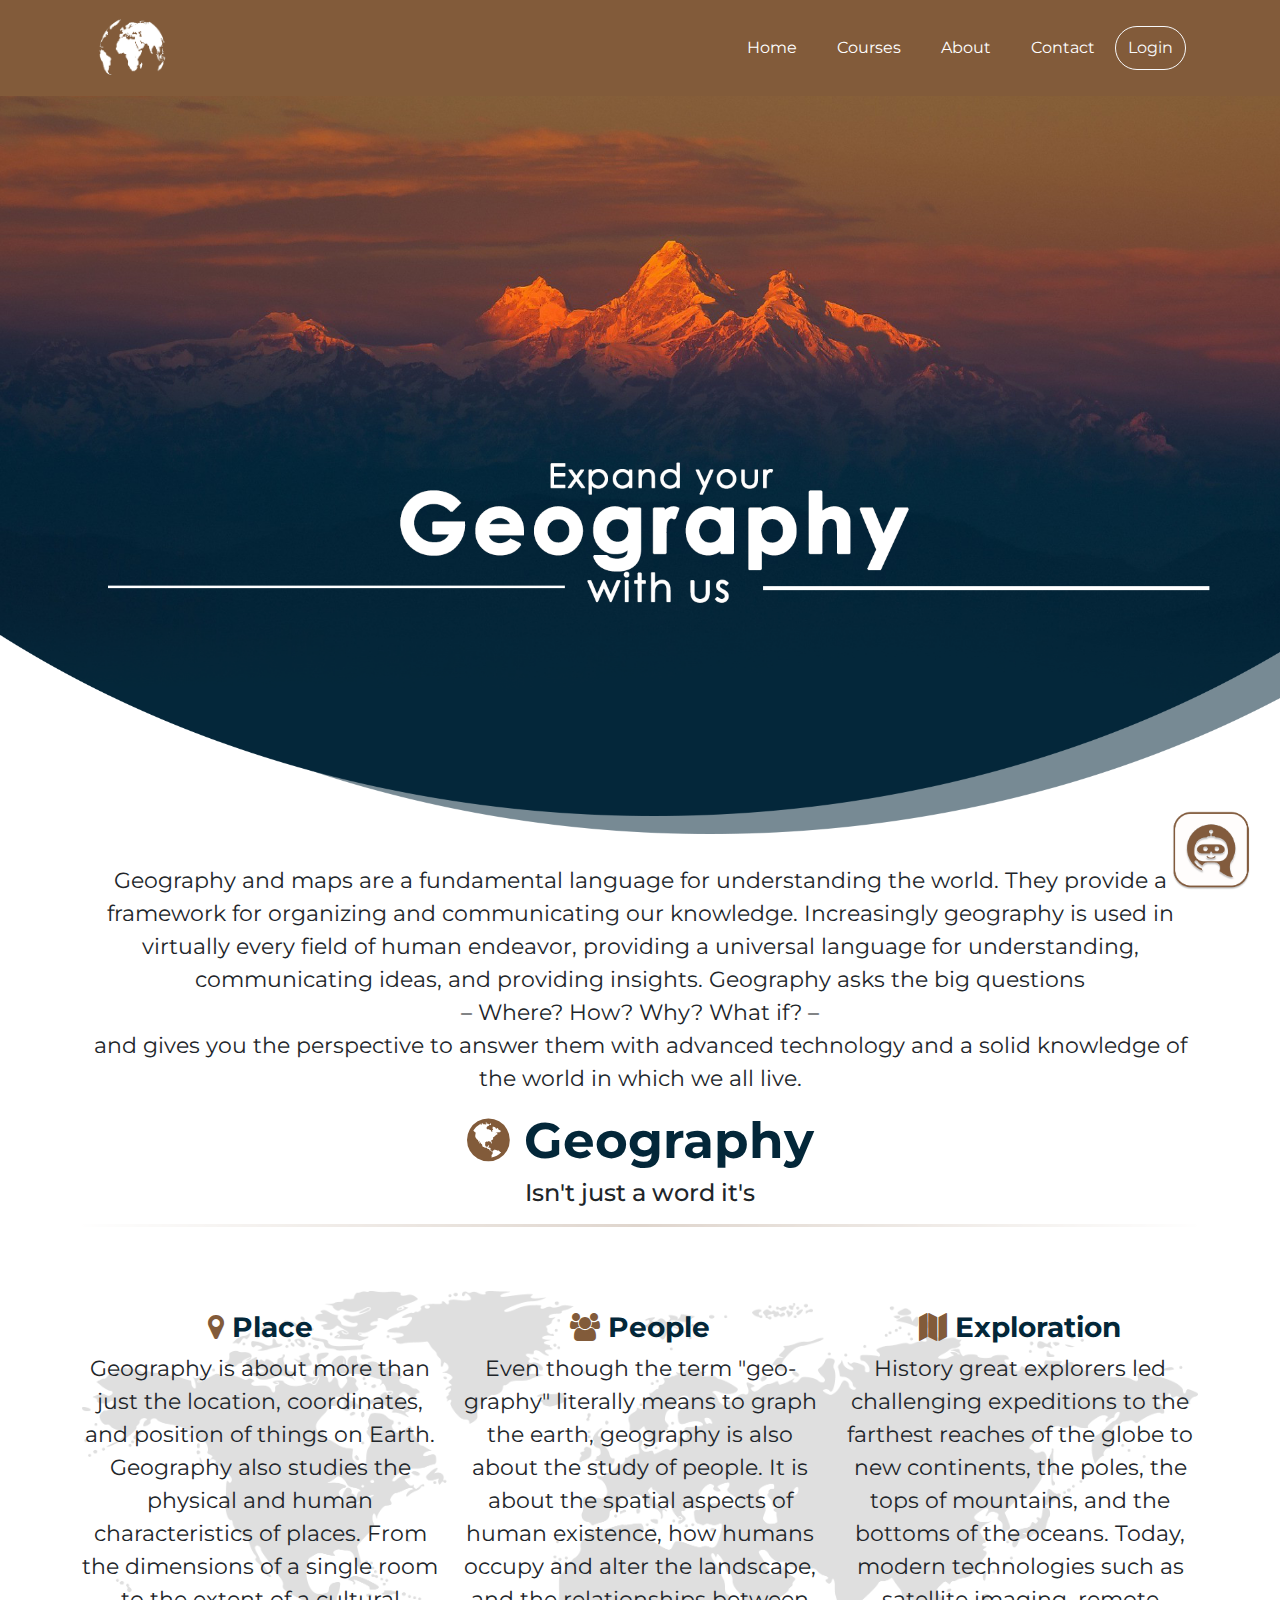
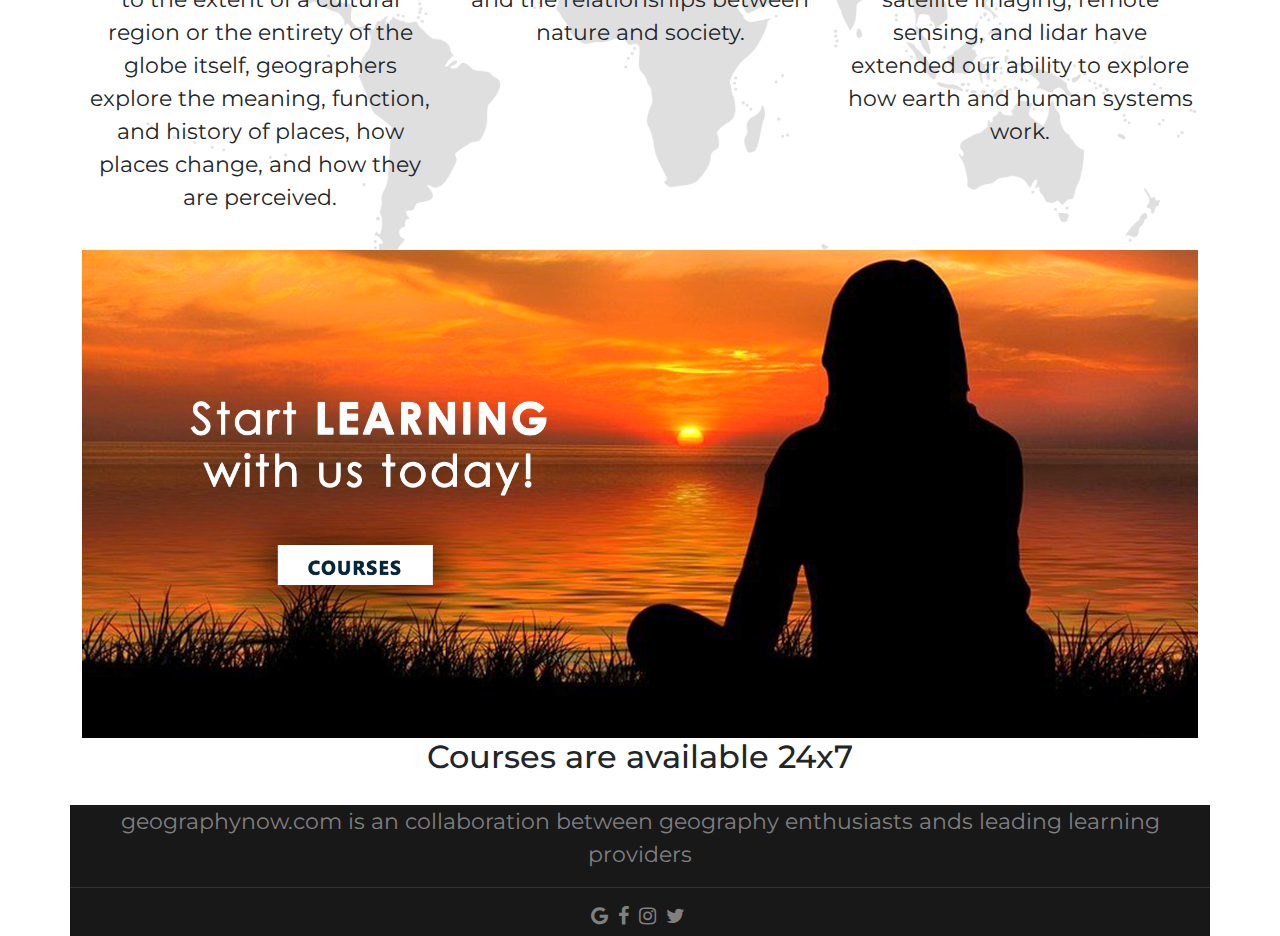
<file: index.html>
<!DOCTYPE html>
<html lang="en">
	<head>
		<title>Geography Now!</title>
		<link rel="stylesheet" href="style.css">
		<meta name="viewport" content="width=device-width,initial-scale=1.0">
		<link rel = "icon" href = "https://media.geeksforgeeks.org/wp-content/cdn-uploads/gfg_200X200.png" type = "image/x-icon">
		<link href="https://cdn.jsdelivr.net/npm/bootstrap@5.0.2/dist/css/bootstrap.min.css" rel="stylesheet">
		<script src="https://cdn.jsdelivr.net/npm/bootstrap@5.0.2/dist/js/bootstrap.bundle.min.js"></script>
		<link rel="stylesheet" href="https://cdnjs.cloudflare.com/ajax/libs/font-awesome/4.7.0/css/font-awesome.min.css">
        <link rel="stylesheet" href="https://cdnjs.cloudflare.com/ajax/libs/font-awesome/4.7.0/css/font-awesome.css">
		<link rel="preconnect" href="https://fonts.googleapis.com"> 
		<link rel="preconnect" href="https://fonts.gstatic.com" crossorigin> 
		<link href="https://fonts.googleapis.com/css2?family=Montserrat:wght@400;600&display=swap" rel="stylesheet">
		<link rel="shortcut icon" type="image/x-icon" href="images/logo.png">
        <link rel="stylesheet" type="text/css" href="css/jquery.convform.css">
        <script type="text/javascript" src="js/jquery-3.1.1.min.js"></script>
        <script type="text/javascript" src="js/jquery.convform.js"></script>
        <script type="text/javascript" src="js/custom.js"></script>         
	</head>
	<body>
       
<!-- ChatBot start --> 

    <div class="chat_icon">
		<img src="img/icons/chatbox.png" width=35% align="right" style="padding-bottom:10px">
	</div>
	<div class="chat_box">
	<div class="my-conv-form-wrapper">
		<form action="" method="GET" class="hidden">
			<select data-conv-question="Hello! What can I help you with" name="category">
				<option value="Courses">Courses?</option>
				<option value="Contacting us">Contacting us?</option>
			</select>

		<div data-conv-fork="category">
			<div data-conv-case="Courses">
				<input type="text" name="courseName" data-conv-question="Which course do you wish to inquire about?">    
			</div>
			<div data-conv-case="Contacting us" data-conv-fork="first-question2">
				<input type="text" name="contactName" data-conv-question="Why do you want to contact us?"> 
			</div>
		</div>
		<input type="text" name="name" data-conv-question="Please, Enter your name">
		<input type="text" data-conv-question="Hi {name}, <br> It's a pleasure to meet you." data-no-answer="true">
		<input data-conv-question="Your message is recieved by us. Please enter your e-mail and we will contact you soon." data-pattern="^[a-zA-Z0-9.!#$%&’*+/=?^_`{|}~-]+@[a-zA-Z0-9-]+\.[a-zA-Z0-9-]+(?:\.[a-zA-Z0-9-]+)*$" type="email" name="email" required placeholder="Your message What's your e-mail?">
			<select data-conv-question="Please Confirm">
				<option value="Yes">Confirm</option>
			</select>
		</form>
	</div>
</div>

<!-- ChatBot end -->
<!-- Header end -->
        
		<header class="sticky-top">
			<section class="header">
				<div class="container">
					<nav class="navbar navbar-expand-lg navbar-light">
						<div class="container-fluid">
							<a class="navbar-brand" href="#"><img class="logo" src="img/logo.png"></a>
							<button class="navbar-toggler" type="button" data-bs-toggle="collapse" data-bs-target="#navbarSupportedContent" aria-controls="navbarSupportedContent" aria-expanded="false" aria-label="Toggle navigation">
								<span class="navbar-toggler-icon"></span>
							</button>
							<div class="collapse navbar-collapse" id="navbarSupportedContent">
							<ul class="navbar-nav ms-auto">
								<li class="nav-item">
									<a class="nav-link act" href="index.html">Home</a>
								</li>
								<li class="nav-item">
									<a class="nav-link" href="courses.html">Courses</a>
								</li>
								<li class="nav-item">
									<a class="nav-link" href="about.html">About</a>
								</li>
								<li class="nav-item">
									<a class="nav-link" href="contact.html">Contact</a>
								</li>
								<button type="button" class="btn btn-outline-light pad">Login</button>
							</ul>
						</div>
					  </div>
					</nav>
				</div>
			</section>
		</header>
        
<!-- Header end -->
<!-- Body start -->

		<section class="back"></section>
		<section class="mid">
			<div class="container">
				<p>Geography and maps are a fundamental language for understanding the world. They provide a framework for organizing and communicating our knowledge. Increasingly geography is used in virtually every field of human endeavor, providing a universal language for understanding, communicating ideas, and providing insights. Geography asks the big questions <br> &#8211 Where? How? Why? What if? &#8211 <br>and gives you the perspective to answer them with advanced technology and a solid knowledge of the world in which we all live.
				</p>
			</div>
			<div class="container" align=center>
				<h1><i class="fa fa-globe" style="color:#825b3a"></i> Geography</h1>
				<h4> Isn't just a word it's </h4><hr class="style-one">
				<br><br>
			</div>
			<div class="container">
				<div class="bg">
					<div class="row">
						<div class="col-md-4">
							<h3><i class="fa fa-map-marker" style="color:#825b3a"></i>  Place</h3>
							<p>Geography is about more than just the location, coordinates, and position of things on Earth. Geography also studies the physical and human characteristics of places. From the dimensions of a single room to the extent of a cultural region or the entirety of the globe itself, geographers explore the meaning, function, and history of places, how places change, and how they are perceived.</p>
						</div>
						<div class="col-md-4">
							<h3><i class="fa fa-users" style="color:#825b3a"></i>  People</h3>
							<p>Even though the term "geo-graphy" literally means to graph the earth, geography is also about the study of people. It is about the spatial aspects of human existence, how humans occupy and alter the landscape, and the relationships between nature and society.</p>
						</div>
						<div class="col-md-4">
							<h3><i class="fa fa-map" style="color:#825b3a"></i>  Exploration</h3>
							<p>History great explorers led challenging expeditions to the farthest reaches of the globe to new continents, the poles, the tops of mountains, and the bottoms of the oceans. Today, modern technologies such as satellite imaging, remote sensing, and lidar have extended our ability to explore how earth and human systems work.</p>
						</div>
					</div>
					<div class="row">
							<a href=#><img src="img/img2.png" class="banner"></a>
					</div>
					<div class="row">
						<h2 align=center style="padding-bottom:20px;">Courses are available 24x7</h2>
					</div>
					<div class="row footer">
						<p>geographynow.com is an collaboration between geography enthusiasts ands leading learning providers</p>
						<hr>
						<h5 align=center>
							<a href="www.google.com"><i class="fa fa-google"></i></a>&nbsp;
							<a href="www.facebook.com"><i class="fa fa-facebook"></i></a>&nbsp;
							<a href="www.instagram.com"><i class="fa fa-instagram"></i></a>&nbsp;
							<a href="www.twitter.com"><i class="fa fa-twitter"></i></a>&nbsp;
						</h5>
					</div>
				</div>
			</div>
		</section>
	</body>
</html>
</file>
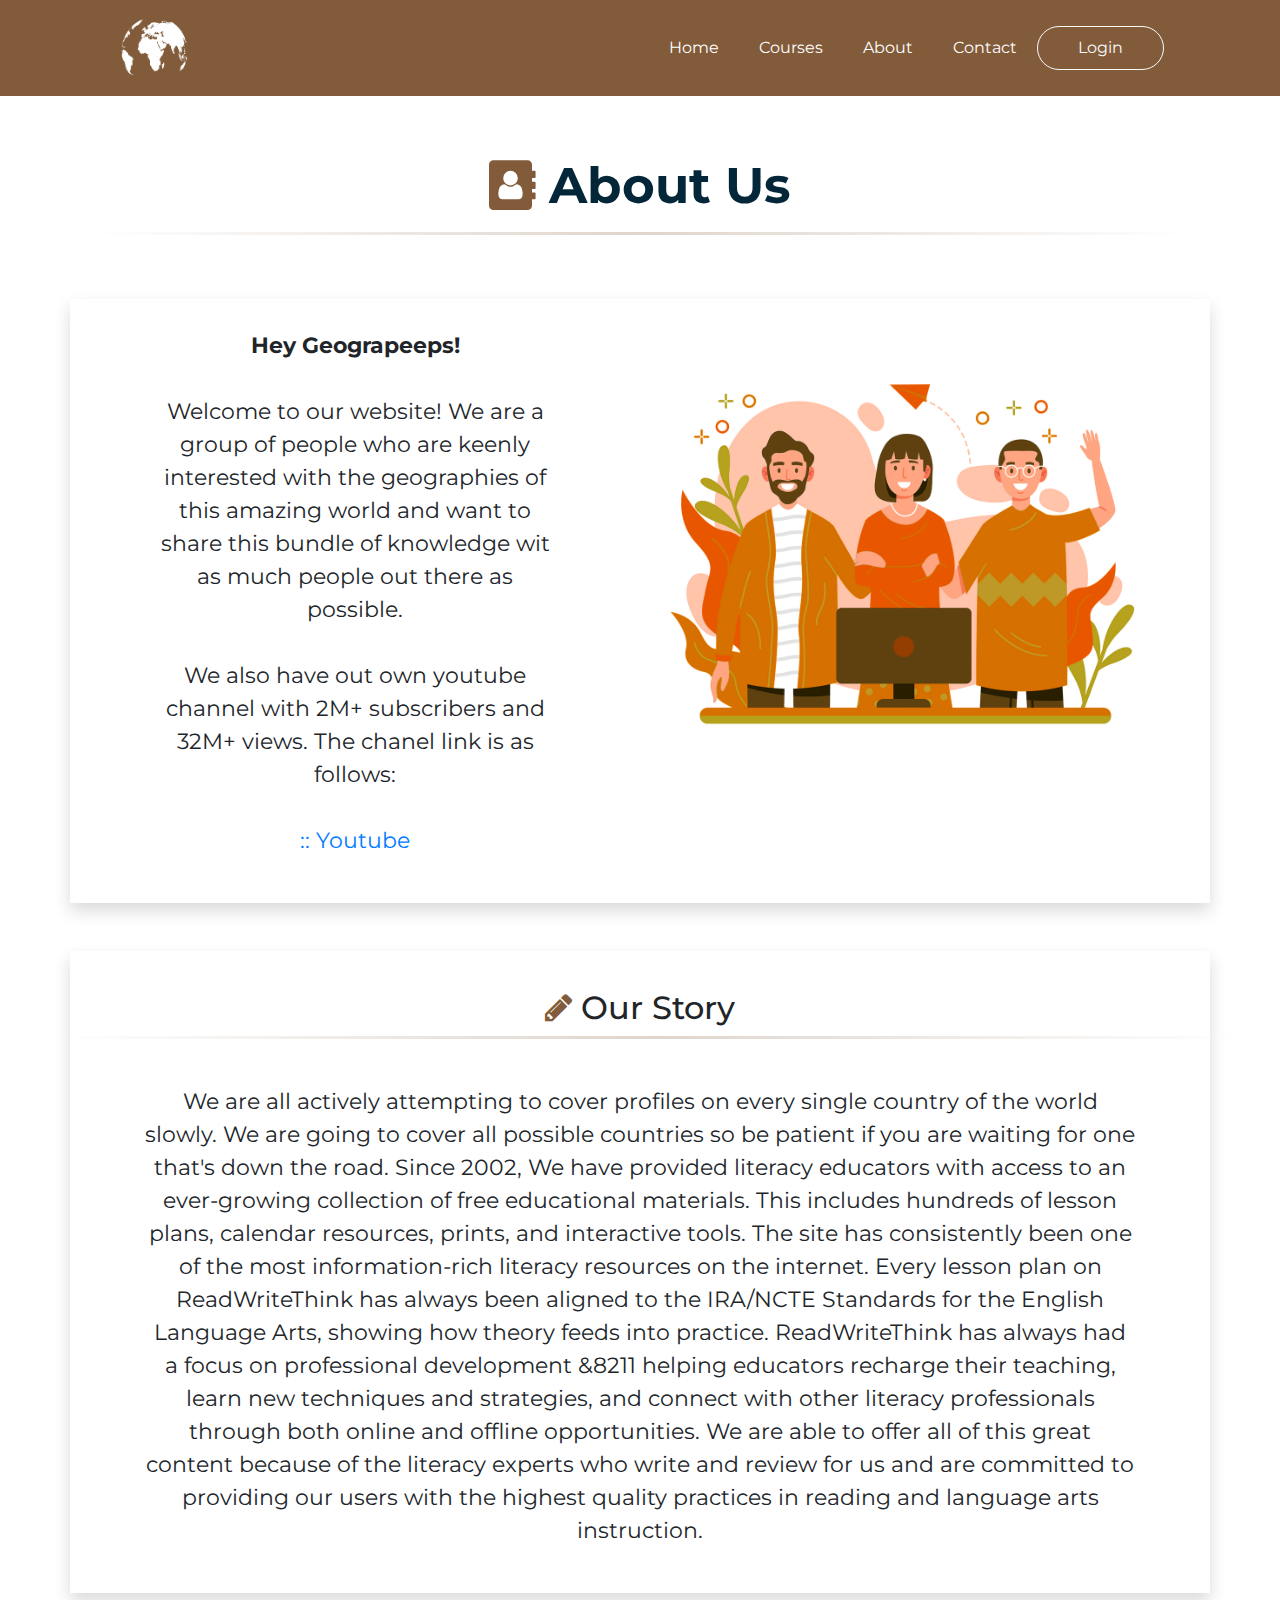
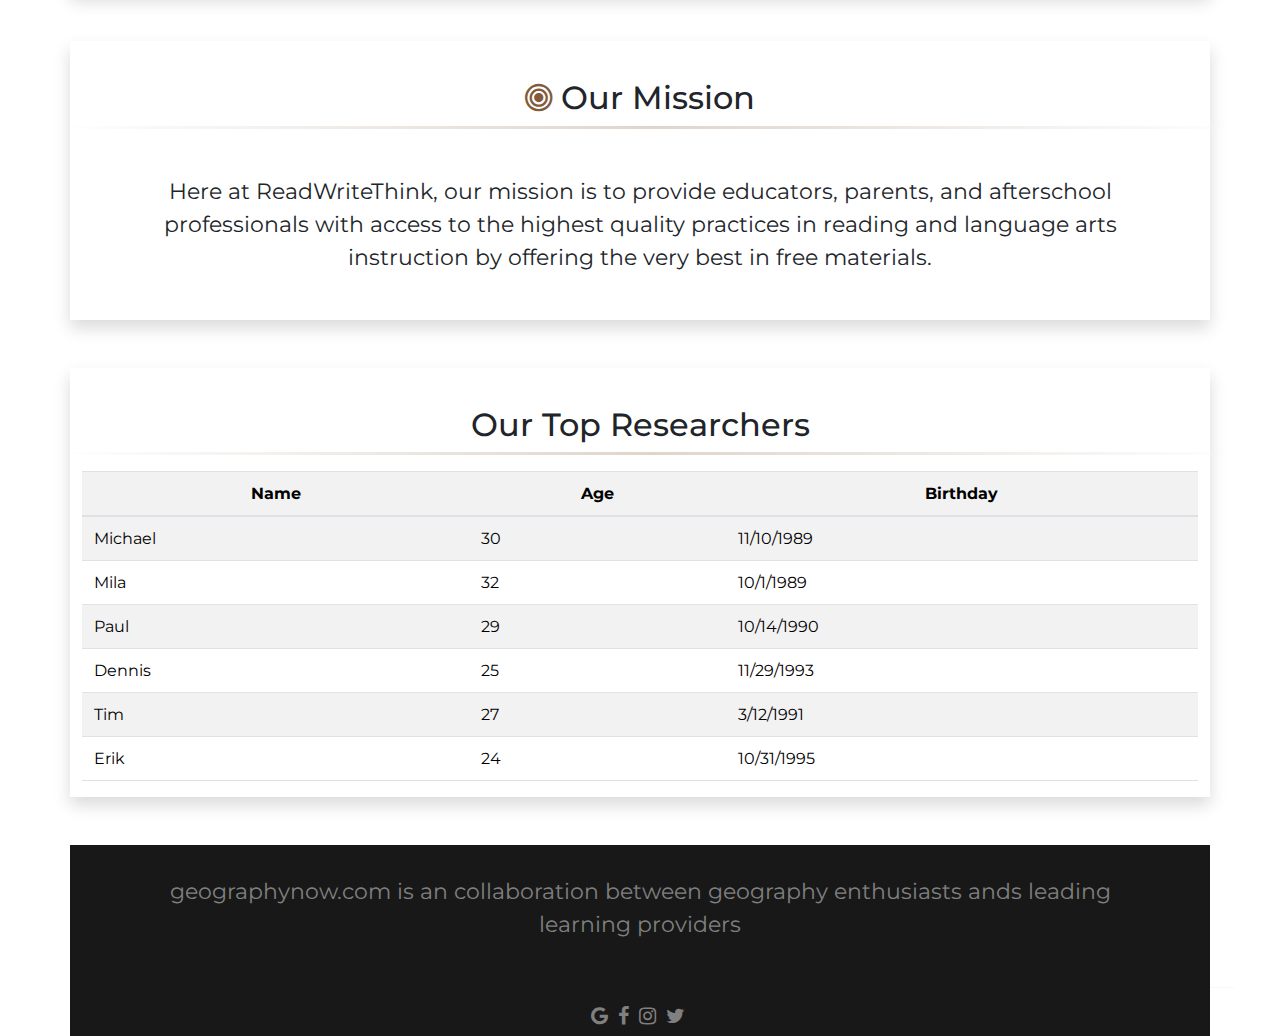
<file: about.html>
<html>
	<head>
		<title>Geography Now!</title>
		<link rel="stylesheet" href="style.css">
		<meta name="viewport" content="width=device-width,initial-scale=1.0">
		<link rel = "icon" href = "https://media.geeksforgeeks.org/wp-content/cdn-uploads/gfg_200X200.png" type = "image/x-icon">
		<link href="https://cdn.jsdelivr.net/npm/bootstrap@5.0.2/dist/css/bootstrap.min.css" rel="stylesheet">
		<script src="https://cdn.jsdelivr.net/npm/bootstrap@5.0.2/dist/js/bootstrap.bundle.min.js"></script>
		<link rel="stylesheet" href="https://cdnjs.cloudflare.com/ajax/libs/font-awesome/4.7.0/css/font-awesome.min.css">
		<link rel="preconnect" href="https://fonts.googleapis.com"> 
		<link rel="preconnect" href="https://fonts.gstatic.com" crossorigin> 
		<link href="https://fonts.googleapis.com/css2?family=Montserrat:wght@400;600&display=swap" rel="stylesheet">
		<link rel="shortcut icon" type="image/x-icon" href="images/logo.png">
        <link rel="stylesheet" href="https://stackpath.bootstrapcdn.com/bootstrap/4.3.1/css/bootstrap.min.css" integrity="sha384-ggOyR0iXCbMQv3Xipma34MD+dH/1fQ784/j6cY/iJTQUOhcWr7x9JvoRxT2MZw1T" crossorigin="anonymous">
        <script src="https://ajax.googleapis.com/ajax/libs/jquery/3.3.1/jquery.min.js"></script>
	</head>
	<body>
		<header class="sticky-top">
			<section class="header">
				<div class="container">
					<nav class="navbar navbar-expand-lg navbar-light">
						<div class="container-fluid">
							<a class="navbar-brand" href="#"><img class="logo" src="img/logo.png"></a>
							<button class="navbar-toggler" type="button" data-bs-toggle="collapse" data-bs-target="#navbarSupportedContent" aria-controls="navbarSupportedContent" aria-expanded="false" aria-label="Toggle navigation">
								<span class="navbar-toggler-icon"></span>
							</button>
							<div class="collapse navbar-collapse" id="navbarSupportedContent">
							<ul class="navbar-nav ms-auto">
								<li class="nav-item">
									<a class="nav-link" href="index.html">Home</a>
								</li>
								<li class="nav-item">
									<a class="nav-link" href="courses.html">Courses</a>
								</li>
								<li class="nav-item">
									<a class="nav-link act" href="about.html">About</a>
								</li>
								<li class="nav-item">
									<a class="nav-link" href="contact.html">Contact</a>
								</li>
								<button type="button" class="btn btn-outline-light pad">Login</button>
							</ul>
						</div>
					  </div>
					</nav>
				</div>
			</section>
		</header>
		<section class="mid">
			<div class="container">
				<div class="container" align=center>
					<h1><br><i class="fa fa-address-book" style="color:#825b3a"></i> About Us</h1>
					<hr class="style-one"><br><br>
				</div>
				<div class="row shadow">
					<div class="col-md-6">
						<p><b>Hey Geograpeeps!</b><br><br> Welcome to our website! We are a group of people who are keenly interested with the geographies of this amazing world and want to share this bundle of knowledge wit as much people out there as possible. <br><br> We also have out own youtube channel with 2M+ subscribers and 32M+ views. The chanel link is as follows:<br><br> <a href="https://www.youtube.com/c/GeographyNow/about">:: Youtube</a></p>
					</div>
					<div class="col-md-6">
						<img src="img/img4.png" height=500 width=500>
					</div>
				</div><br><br>
				<div class="row shadow">
					<h2 align=center><br><i class="fa fa-pencil" style="color:#825b3a"></i> Our Story</h2><hr class="style-one">
					<p>We are all actively attempting to cover profiles on every single country of the world slowly. We are going to cover all possible countries so be patient if you are waiting for one that's down the road. Since 2002, We have provided literacy educators with access to an ever-growing collection of free educational materials. This includes hundreds of lesson plans, calendar resources, prints, and interactive tools. The site has consistently been one of the most information-rich literacy resources on the internet. Every lesson plan on ReadWriteThink has always been aligned to the IRA/NCTE Standards for the English Language Arts, showing how theory feeds into practice. ReadWriteThink has always had a focus on professional development &8211 helping educators recharge their teaching, learn new techniques and strategies, and connect with other literacy professionals through both online and offline opportunities. We are able to offer all of this great content because of the literacy experts who write and review for us and are committed to providing our users with the highest quality practices in reading and language arts instruction.</p>
				</div><br><br>
				<div class="row shadow">
					<h2 align=center><br><i class="fa fa-bullseye" style="color:#825b3a"></i> Our Mission</h2> <hr class="style-one">
					<p>Here at ReadWriteThink, our mission is to provide educators, parents, and afterschool professionals with access to the highest quality practices in reading and language arts instruction by offering the very best in free materials.</p>
				</div><br><br>
               <div class="row shadow"><h2 align=center><br>Our Top Researchers</h2><hr class="style-one">
					<style>
					th{ 
					  color:#fff;
					 }
					</style>
                <center>
					<table class="table table-striped">
						<tr style="background-color:#825b3a">
							<th><center>Name</center></th>
							<th><center>Age</center></th>
							<th><center>Birthday</center></th>
						</tr>
						<tbody id="myTable">     
						</tbody>
				   </table>
               </center>
			</div>
            <br><br>
				<div class="row footer">
					<p>geographynow.com is an collaboration between geography enthusiasts ands leading learning providers</p>
					<hr>
					<h5 align=center>
						<a href="www.google.com"><i class="fa fa-google"></i></a>&nbsp;
						<a href="www.facebook.com"><i class="fa fa-facebook"></i></a>&nbsp;
						<a href="www.instagram.com"><i class="fa fa-instagram"></i></a>&nbsp;
						<a href="www.twitter.com"><i class="fa fa-twitter"></i></a>&nbsp;
					</h5>
				</div>
			</div>
		</section>
	</body>
	<script>
			var myArray = [
				{'name':'Michael', 'age':'30', 'birthdate':'11/10/1989'},
				{'name':'Mila', 'age':'32', 'birthdate':'10/1/1989'},
				{'name':'Paul', 'age':'29', 'birthdate':'10/14/1990'},
				{'name':'Dennis', 'age':'25', 'birthdate':'11/29/1993'},
				{'name':'Tim', 'age':'27', 'birthdate':'3/12/1991'},
				{'name':'Erik', 'age':'24', 'birthdate':'10/31/1995'},
			]
			buildTable(myArray)

			function buildTable(data){
				var table = document.getElementById('myTable')

				for (var i = 0; i < data.length; i++){
					var row = `<tr>
									<td>${data[i].name}</td>
									<td>${data[i].age}</td>
									<td>${data[i].birthdate}</td>
							  </tr>`
					table.innerHTML += row


				}
			}	
	</script>
</html>
</file>
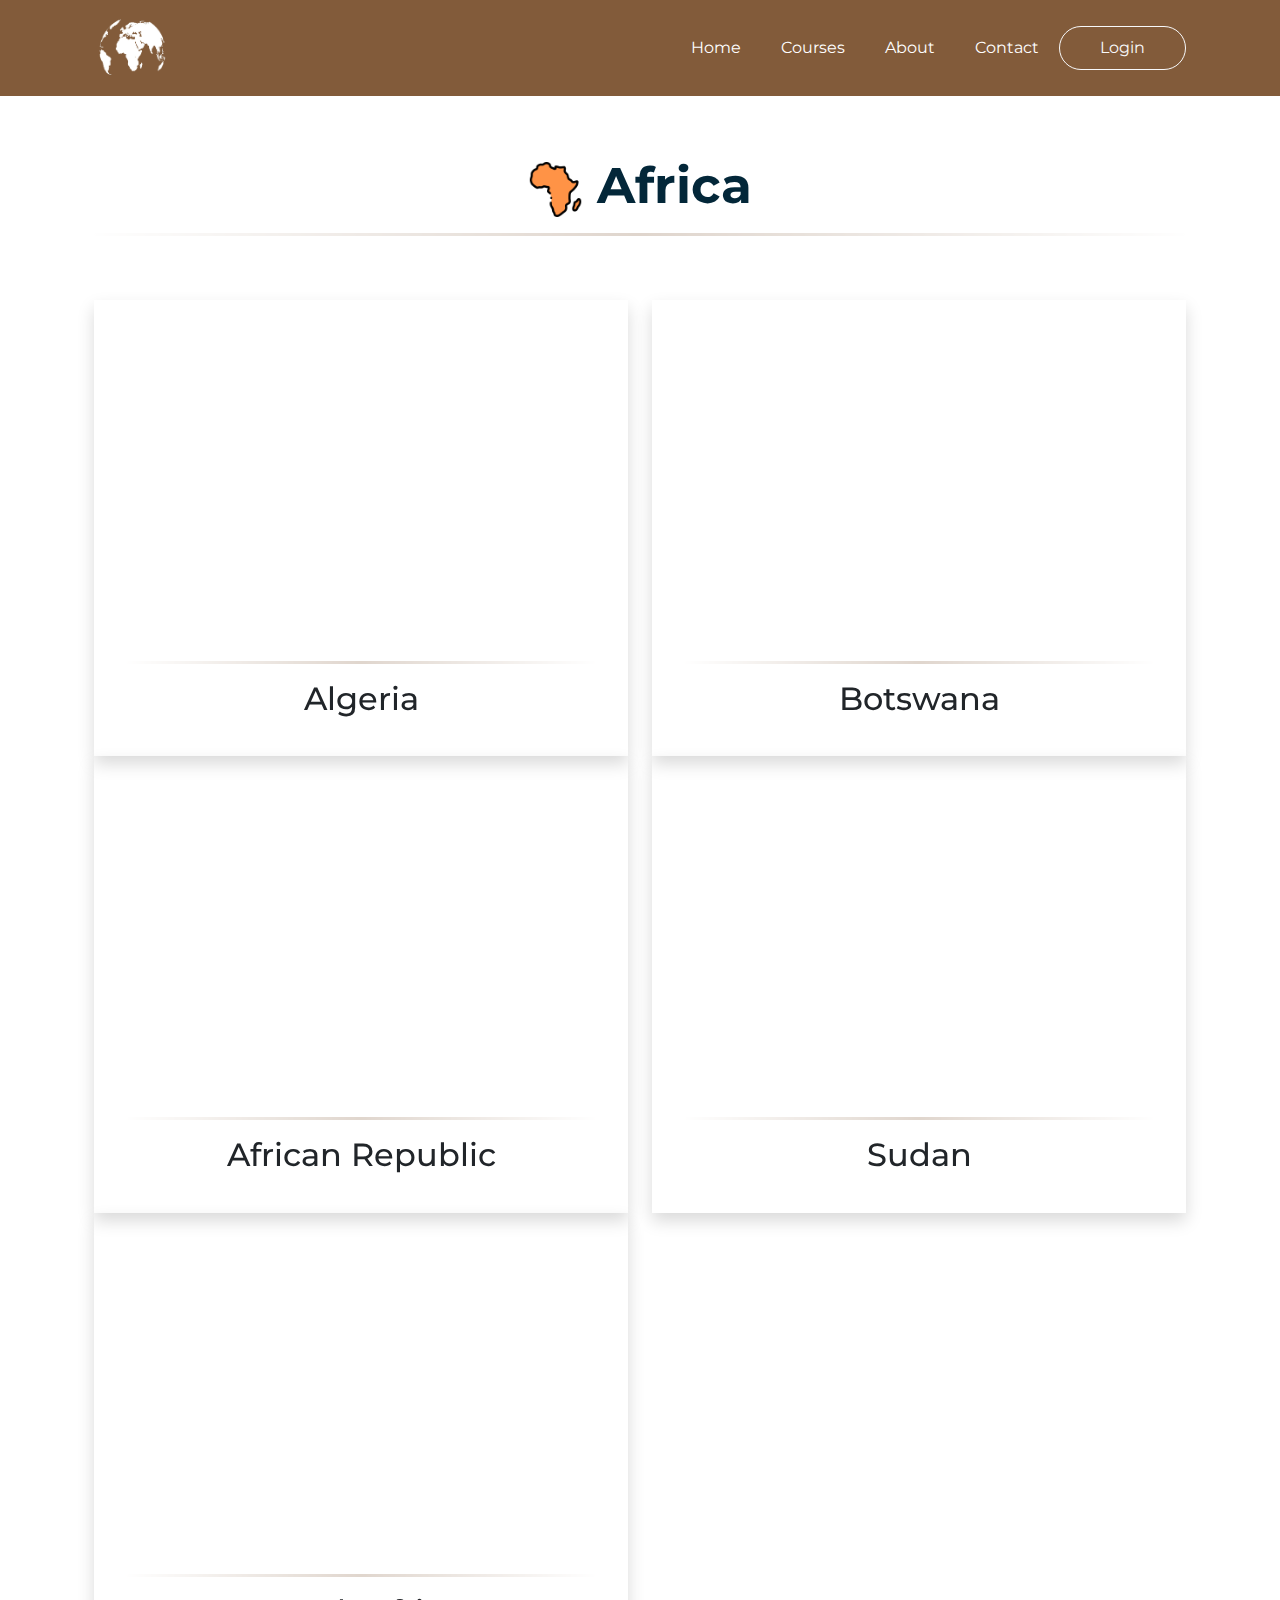
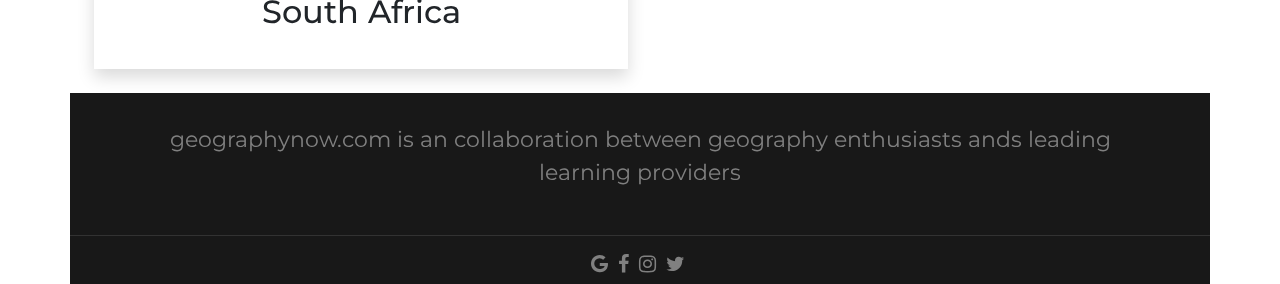
<file: AF.html>
<html>
	<head>
		<title>Geography Now!</title>
		<link rel="stylesheet" href="style.css">
		<meta name="viewport" content="width=device-width,initial-scale=1.0">
		<link rel = "icon" href = "https://media.geeksforgeeks.org/wp-content/cdn-uploads/gfg_200X200.png" type = "image/x-icon">
		<link href="https://cdn.jsdelivr.net/npm/bootstrap@5.0.2/dist/css/bootstrap.min.css" rel="stylesheet">
		<script src="https://cdn.jsdelivr.net/npm/bootstrap@5.0.2/dist/js/bootstrap.bundle.min.js"></script>
		<link rel="stylesheet" href="https://cdnjs.cloudflare.com/ajax/libs/font-awesome/4.7.0/css/font-awesome.min.css">
		<link rel="preconnect" href="https://fonts.googleapis.com"> 
		<link rel="preconnect" href="https://fonts.gstatic.com" crossorigin> 
		<link href="https://fonts.googleapis.com/css2?family=Montserrat:wght@400;600&display=swap" rel="stylesheet">
		<link rel="shortcut icon" type="image/x-icon" href="images/logo.png">
	</head>
	<body>
		<header class="sticky-top">
			<section class="header">
				<div class="container">
					<nav class="navbar navbar-expand-lg navbar-light">
						<div class="container-fluid">
							<a class="navbar-brand" href="#"><img class="logo" src="img/logo.png"></a>
							<button class="navbar-toggler" type="button" data-bs-toggle="collapse" data-bs-target="#navbarSupportedContent" aria-controls="navbarSupportedContent" aria-expanded="false" aria-label="Toggle navigation">
								<span class="navbar-toggler-icon"></span>
							</button>
							<div class="collapse navbar-collapse" id="navbarSupportedContent">
							<ul class="navbar-nav ms-auto">
								<li class="nav-item">
									<a class="nav-link" href="index.html">Home</a>
								</li>
								<li class="nav-item">
									<a class="nav-link act" href="courses.html">Courses</a>
								</li>
								<li class="nav-item">
									<a class="nav-link" href="about.html">About</a>
								</li>
								<li class="nav-item">
									<a class="nav-link" href="contact.html">Contact</a>
								</li>
								<button type="button" class="btn btn-outline-light pad">Login</button>
							</ul>
						</div>
					  </div>
					</nav>
				</div>
			</section>
		</header>
		<section class="mid">
			<div class="container">
				<div class="container" align=center>
					<h1><br><img src="img/icons/af.png" width=5%> Africa</h1>
					<hr class="style-one"><br><br>
				</div>
				<div class="container">
					<div class="row">
						<div class="col-md-6">
							<div class="colc shadow">
								<iframe width="560" height="315" src="https://www.youtube.com/embed/YLY7oB_fttM" title="YouTube video player" frameborder="0" allow="accelerometer; autoplay; clipboard-write; encrypted-media; gyroscope; picture-in-picture" allowfullscreen></iframe>
								<hr class="style-one">
								<h2 align=center>Algeria</h2>
							</div>
						</div>
						<div class="col-md-6">
							<div class="colc shadow">
								<iframe width="560" height="315" src="https://www.youtube.com/embed/RJkIdd5D8HA" title="YouTube video player" frameborder="0" allow="accelerometer; autoplay; clipboard-write; encrypted-media; gyroscope; picture-in-picture" allowfullscreen></iframe>
								<hr class="style-one">
								<h2 align=center>Botswana</h2>
							</div>
						</div>
					</div>
					<div class="row">
						<div class="col-md-6">
							<div class="colc shadow">
								<iframe width="560" height="315" src="https://www.youtube.com/embed/r4KyslvtOk4" title="YouTube video player" frameborder="0" allow="accelerometer; autoplay; clipboard-write; encrypted-media; gyroscope; picture-in-picture" allowfullscreen></iframe>
								<hr class="style-one">
								<h2 align=center>African Republic</h2>
							</div>
						</div>
						<div class="col-md-6">
							<div class="colc shadow">
								<iframe width="560" height="315" src="https://www.youtube.com/embed/GwcXYTX2GmA" title="YouTube video player" frameborder="0" allow="accelerometer; autoplay; clipboard-write; encrypted-media; gyroscope; picture-in-picture" allowfullscreen></iframe>
								<hr class="style-one">
								<h2 align=center>Sudan</h2>
							</div>
						</div>
					</div>
					<div class="row">
						<div class="col-md-6">
							<div class="colc shadow">
								<iframe width="560" height="315" src="https://www.youtube.com/embed/tP6G2wDrUUU" title="YouTube video player" frameborder="0" allow="accelerometer; autoplay; clipboard-write; encrypted-media; gyroscope; picture-in-picture" allowfullscreen></iframe>
								<hr class="style-one">
								<h2 align=center>South Africa</h2>
							</div>
						</div>
					</div>
					
				</div>
				<br>
				<div class="row footer">
					<p>geographynow.com is an collaboration between geography enthusiasts ands leading learning providers</p>
					<hr>
					<h5 align=center>
						<a href="www.google.com"><i class="fa fa-google"></i></a>&nbsp;
						<a href="www.facebook.com"><i class="fa fa-facebook"></i></a>&nbsp;
						<a href="www.instagram.com"><i class="fa fa-instagram"></i></a>&nbsp;
						<a href="www.twitter.com"><i class="fa fa-twitter"></i></a>&nbsp;
					</h5>
				</div>
			</div>
		</section>
	</body>
</html>
</file>
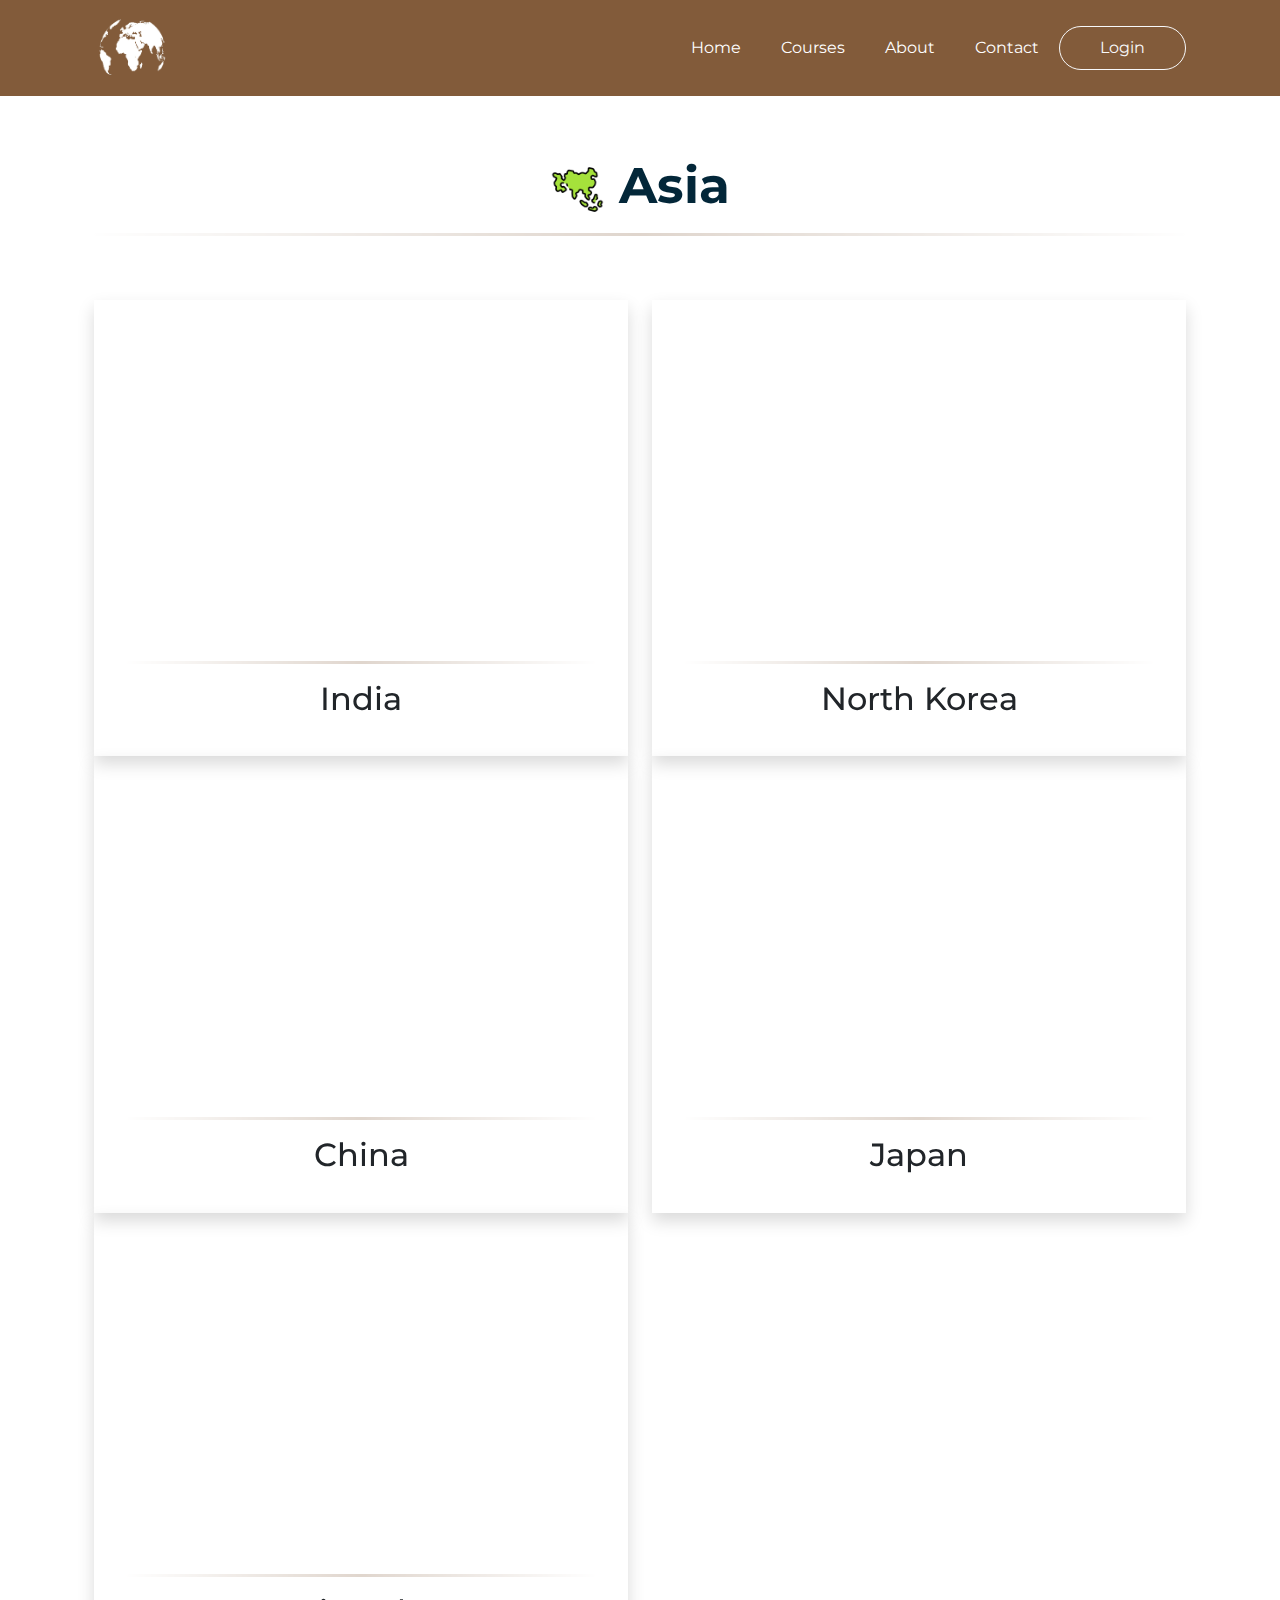
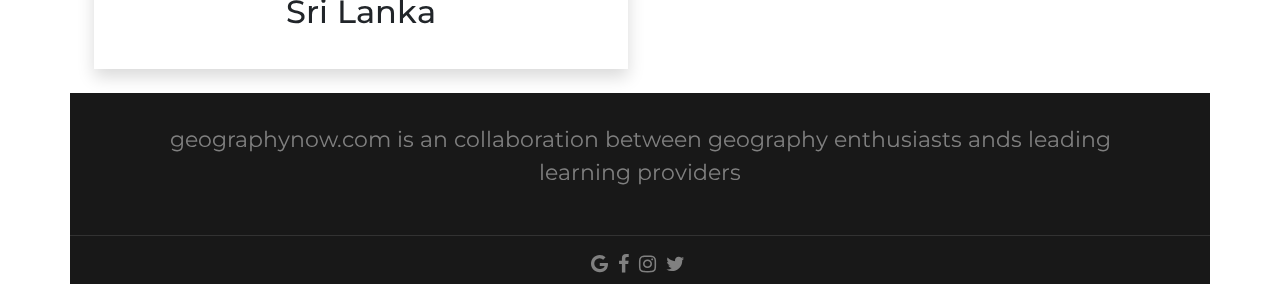
<file: AS.html>
<html>
	<head>
		<title>Geography Now!</title>
		<link rel="stylesheet" href="style.css">
		<meta name="viewport" content="width=device-width,initial-scale=1.0">
		<link rel = "icon" href = "https://media.geeksforgeeks.org/wp-content/cdn-uploads/gfg_200X200.png" type = "image/x-icon">
		<link href="https://cdn.jsdelivr.net/npm/bootstrap@5.0.2/dist/css/bootstrap.min.css" rel="stylesheet">
		<script src="https://cdn.jsdelivr.net/npm/bootstrap@5.0.2/dist/js/bootstrap.bundle.min.js"></script>
		<link rel="stylesheet" href="https://cdnjs.cloudflare.com/ajax/libs/font-awesome/4.7.0/css/font-awesome.min.css">
		<link rel="preconnect" href="https://fonts.googleapis.com"> 
		<link rel="preconnect" href="https://fonts.gstatic.com" crossorigin> 
		<link href="https://fonts.googleapis.com/css2?family=Montserrat:wght@400;600&display=swap" rel="stylesheet">
		<link rel="shortcut icon" type="image/x-icon" href="images/logo.png">
	</head>
	<body>
		<header class="sticky-top">
			<section class="header">
				<div class="container">
					<nav class="navbar navbar-expand-lg navbar-light">
						<div class="container-fluid">
							<a class="navbar-brand" href="#"><img class="logo" src="img/logo.png"></a>
							<button class="navbar-toggler" type="button" data-bs-toggle="collapse" data-bs-target="#navbarSupportedContent" aria-controls="navbarSupportedContent" aria-expanded="false" aria-label="Toggle navigation">
								<span class="navbar-toggler-icon"></span>
							</button>
							<div class="collapse navbar-collapse" id="navbarSupportedContent">
							<ul class="navbar-nav ms-auto">
								<li class="nav-item">
									<a class="nav-link" href="index.html">Home</a>
								</li>
								<li class="nav-item">
									<a class="nav-link act" href="courses.html">Courses</a>
								</li>
								<li class="nav-item">
									<a class="nav-link" href="about.html">About</a>
								</li>
								<li class="nav-item">
									<a class="nav-link" href="contact.html">Contact</a>
								</li>
								<button type="button" class="btn btn-outline-light pad">Login</button>
							</ul>
						</div>
					  </div>
					</nav>
				</div>
			</section>
		</header>
		<section class="mid">
			<div class="container">
				<div class="container" align=center>
					<h1><br><img src="img/icons/as.png" width=5%> Asia</h1>
					<hr class="style-one"><br><br>
				</div>
				<div class="container">
					<div class="row">
						<div class="col-md-6">
							<div class="colc shadow">
								<iframe width="560" height="315" src="https://www.youtube.com/embed/vEy6tcU6eLU" title="YouTube video player" frameborder="0" allow="accelerometer; autoplay; clipboard-write; encrypted-media; gyroscope; picture-in-picture" allowfullscreen></iframe>
								<hr class="style-one">
								<h2 align=center>India</h2>
							</div>
						</div>
						<div class="col-md-6">
							<div class="colc shadow">
								<iframe width="560" height="315" src="https://www.youtube.com/embed/00QUYoZHnH8" title="YouTube video player" frameborder="0" allow="accelerometer; autoplay; clipboard-write; encrypted-media; gyroscope; picture-in-picture" allowfullscreen></iframe>
								<hr class="style-one">
								<h2 align=center>North Korea</h2>
							</div>
						</div>
					</div>
					<div class="row">
						<div class="col-md-6">
							<div class="colc shadow">
								<iframe width="560" height="315" src="https://www.youtube.com/embed/lzAESaVqix0" title="YouTube video player" frameborder="0" allow="accelerometer; autoplay; clipboard-write; encrypted-media; gyroscope; picture-in-picture" allowfullscreen></iframe>
								<hr class="style-one">
								<h2 align=center>China</h2>
							</div>
						</div>
						<div class="col-md-6">
							<div class="colc shadow">
								<iframe width="560" height="315" src="https://www.youtube.com/embed/j3XpfBChLyk" title="YouTube video player" frameborder="0" allow="accelerometer; autoplay; clipboard-write; encrypted-media; gyroscope; picture-in-picture" allowfullscreen></iframe>
								<hr class="style-one">
								<h2 align=center>Japan</h2>
							</div>
						</div>
					</div>
					<div class="row">
						<div class="col-md-6">
							<div class="colc shadow">
							<iframe width="560" height="315" src="https://www.youtube.com/embed/1WheVxmQlo0" title="YouTube video player" frameborder="0" allow="accelerometer; autoplay; clipboard-write; encrypted-media; gyroscope; picture-in-picture" allowfullscreen></iframe>
								<hr class="style-one">
								<h2 align=center>Sri Lanka</h2>
							</div>
						</div>
					</div>
					
				</div>
				<br>
				<div class="row footer">
					<p>geographynow.com is an collaboration between geography enthusiasts ands leading learning providers</p>
					<hr>
					<h5 align=center>
						<a href="www.google.com"><i class="fa fa-google"></i></a>&nbsp;
						<a href="www.facebook.com"><i class="fa fa-facebook"></i></a>&nbsp;
						<a href="www.instagram.com"><i class="fa fa-instagram"></i></a>&nbsp;
						<a href="www.twitter.com"><i class="fa fa-twitter"></i></a>&nbsp;
					</h5>
				</div>
			</div>
		</section>
	</body>
</html>
</file>
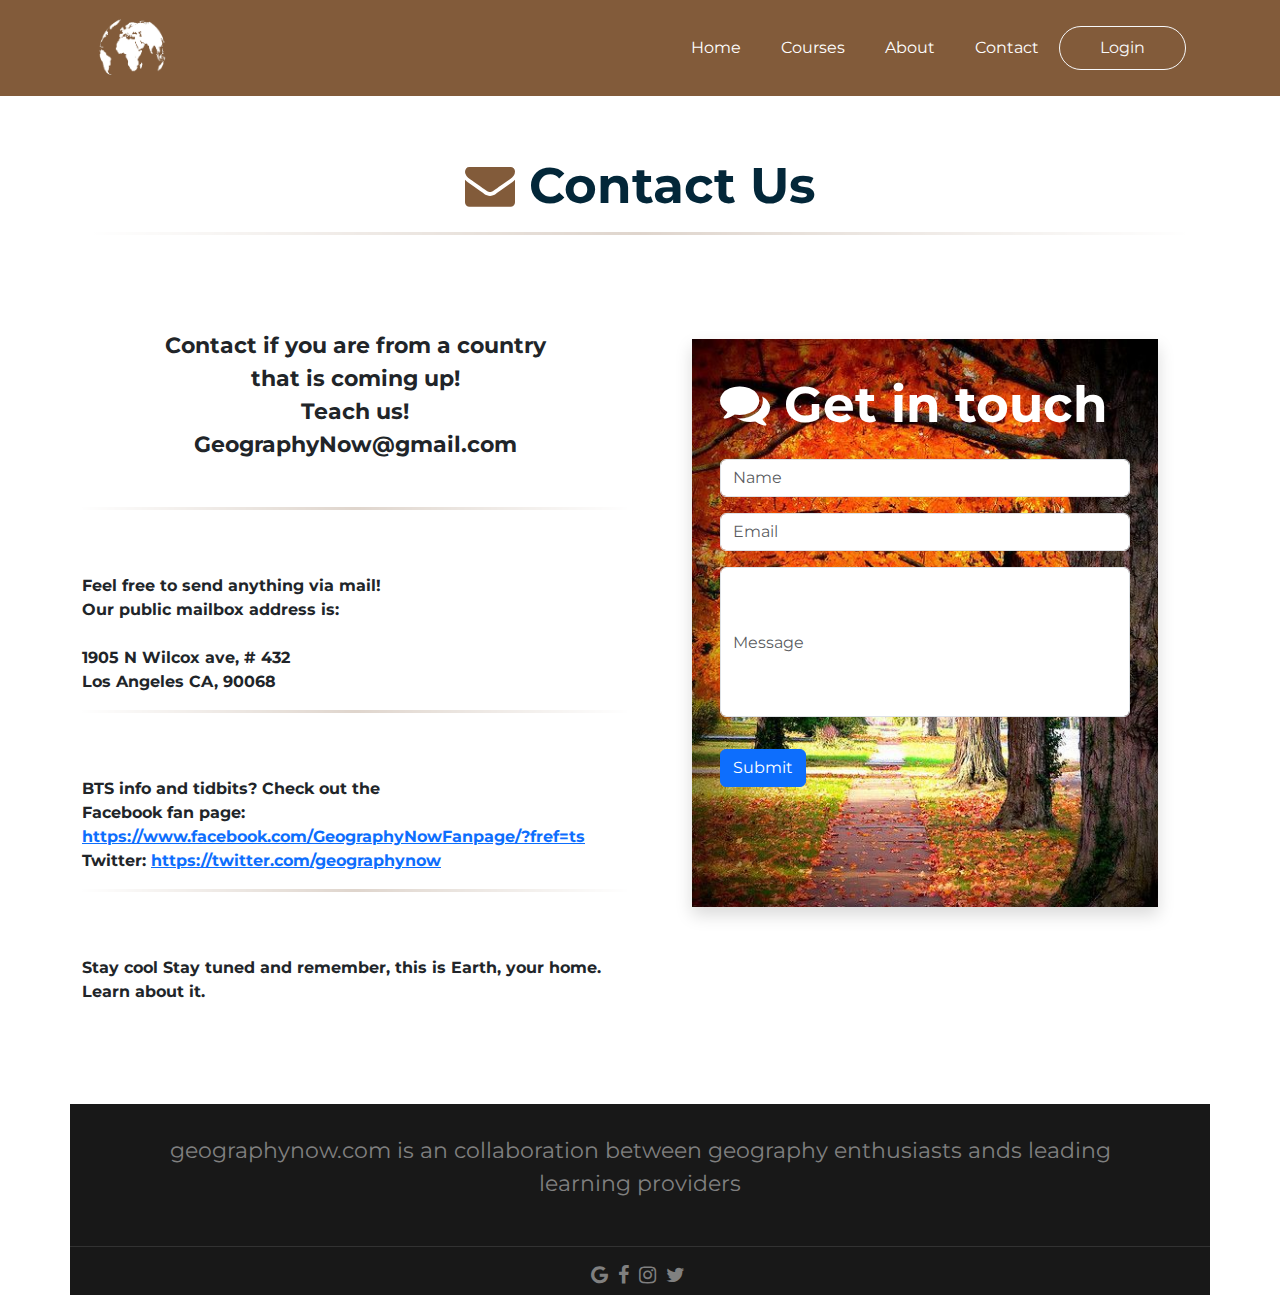
<file: contact.html>
<html>
	<head>
		<title>Geography Now!</title>
		<link rel="stylesheet" href="style.css">
		<meta name="viewport" content="width=device-width,initial-scale=1.0">
		<link rel = "icon" href = "https://media.geeksforgeeks.org/wp-content/cdn-uploads/gfg_200X200.png" type = "image/x-icon">
		<link href="https://cdn.jsdelivr.net/npm/bootstrap@5.0.2/dist/css/bootstrap.min.css" rel="stylesheet">
		<script src="https://cdn.jsdelivr.net/npm/bootstrap@5.0.2/dist/js/bootstrap.bundle.min.js"></script>
		<link rel="stylesheet" href="https://cdnjs.cloudflare.com/ajax/libs/font-awesome/4.7.0/css/font-awesome.min.css">
		<link rel="preconnect" href="https://fonts.googleapis.com"> 
		<link rel="preconnect" href="https://fonts.gstatic.com" crossorigin> 
		<link href="https://fonts.googleapis.com/css2?family=Montserrat:wght@400;600&display=swap" rel="stylesheet">
		<link rel="shortcut icon" type="image/x-icon" href="images/logo.png">
		<script src="https://cdn.jsdelivr.net/npm/jquery@3.2.1/dist/jquery.min.js"></script>
		<script src="form.js"></script>
	</head>
	<body>
		<header class="sticky-top">
			<section class="header">
				<div class="container">
					<nav class="navbar navbar-expand-lg navbar-light">
						<div class="container-fluid">
							<a class="navbar-brand" href="#"><img class="logo" src="img/logo.png"></a>
							<button class="navbar-toggler" type="button" data-bs-toggle="collapse" data-bs-target="#navbarSupportedContent" aria-controls="navbarSupportedContent" aria-expanded="false" aria-label="Toggle navigation">
								<span class="navbar-toggler-icon"></span>
							</button>
							<div class="collapse navbar-collapse" id="navbarSupportedContent">
							<ul class="navbar-nav ms-auto">
								<li class="nav-item">
									<a class="nav-link" href="index.html">Home</a>
								</li>
								<li class="nav-item">
									<a class="nav-link" href="courses.html">Courses</a>
								</li>
								<li class="nav-item">
									<a class="nav-link" href="about.html">About</a>
								</li>
								<li class="nav-item">
									<a class="nav-link act" href="contact.html">Contact</a>
								</li>
								<button type="button" class="btn btn-outline-light pad">Login</button>
							</ul>
						</div>
					  </div>
					</nav>
				</div>
			</section>
		</header>
		<section class="mid">
			<div class="container">
				<div class="container" align=center>
					<h1><br><i class="fa fa-envelope" style="color:#825b3a"></i> Contact Us</h1>
					<hr class="style-one"><br><br>
				</div>
				<div class=row>
					<div class="col-md-6">
						<p font-size=8><b>Contact if you are from a country that is coming up!<br>Teach us! GeographyNow@gmail.com<hr class="style-one">
						<br><br>Feel free to send anything via mail! <br>Our public mailbox address is:
						<br><br>1905 N Wilcox ave, # 432<br>Los Angeles CA, 90068 <hr class="style-one">
						<br><br>BTS info and tidbits? Check out the <br>Facebook fan page: <a href="https://www.facebook.com/GeographyNowFanpage/?fref=ts">https://www.facebook.com/GeographyNowFanpage/?fref=ts</a>
						<br>Twitter: <a href="https://twitter.com/geographynow">https://twitter.com/geographynow</a><hr class="style-one">
						<br><br>Stay cool Stay tuned and remember, this is Earth, your home. <br>Learn about it.</b></p>
					</div>
					<div class="col-md-6">
						<form class="shadow row g-3 formc"  action="https://formspree.io/f/mrgrynbl" method="POST">
							<h1 style="color:white"><i class="fa fa-comments" style="color:white"></i> Get in touch</h1>
							<div class="col-12">
								<input type="text" name="Name" class="form-control name" id="inputAddress" placeholder="Name">
							</div>
							<div class="col-12">
								<input type="email" name="E-mail" class="form-control email" id="inputAddress" placeholder="Email">
							</div>
							<div class="col-12">
								<input type="text" name="Message" class="form-control message" id="inputAddress2" placeholder="Message" style="height:150px">
							</div>
							<div class="validate" style="color:red;background:white;"></div>
							<div class="col-12">
								<button type="submit" class="btn btn-primary submit">Submit</button>
							</div>
						</form>
					</div>
				</div><br>
				<div class="row footer">
					<p>geographynow.com is an collaboration between geography enthusiasts ands leading learning providers</p>
					<hr>
					<h5 align=center>
						<a href="www.google.com"><i class="fa fa-google"></i></a>&nbsp;
						<a href="www.facebook.com"><i class="fa fa-facebook"></i></a>&nbsp;
						<a href="www.instagram.com"><i class="fa fa-instagram"></i></a>&nbsp;
						<a href="www.twitter.com"><i class="fa fa-twitter"></i></a>&nbsp;
					</h5>
				</div>
			</div>
		</section>
	</body>
</html>
</file>
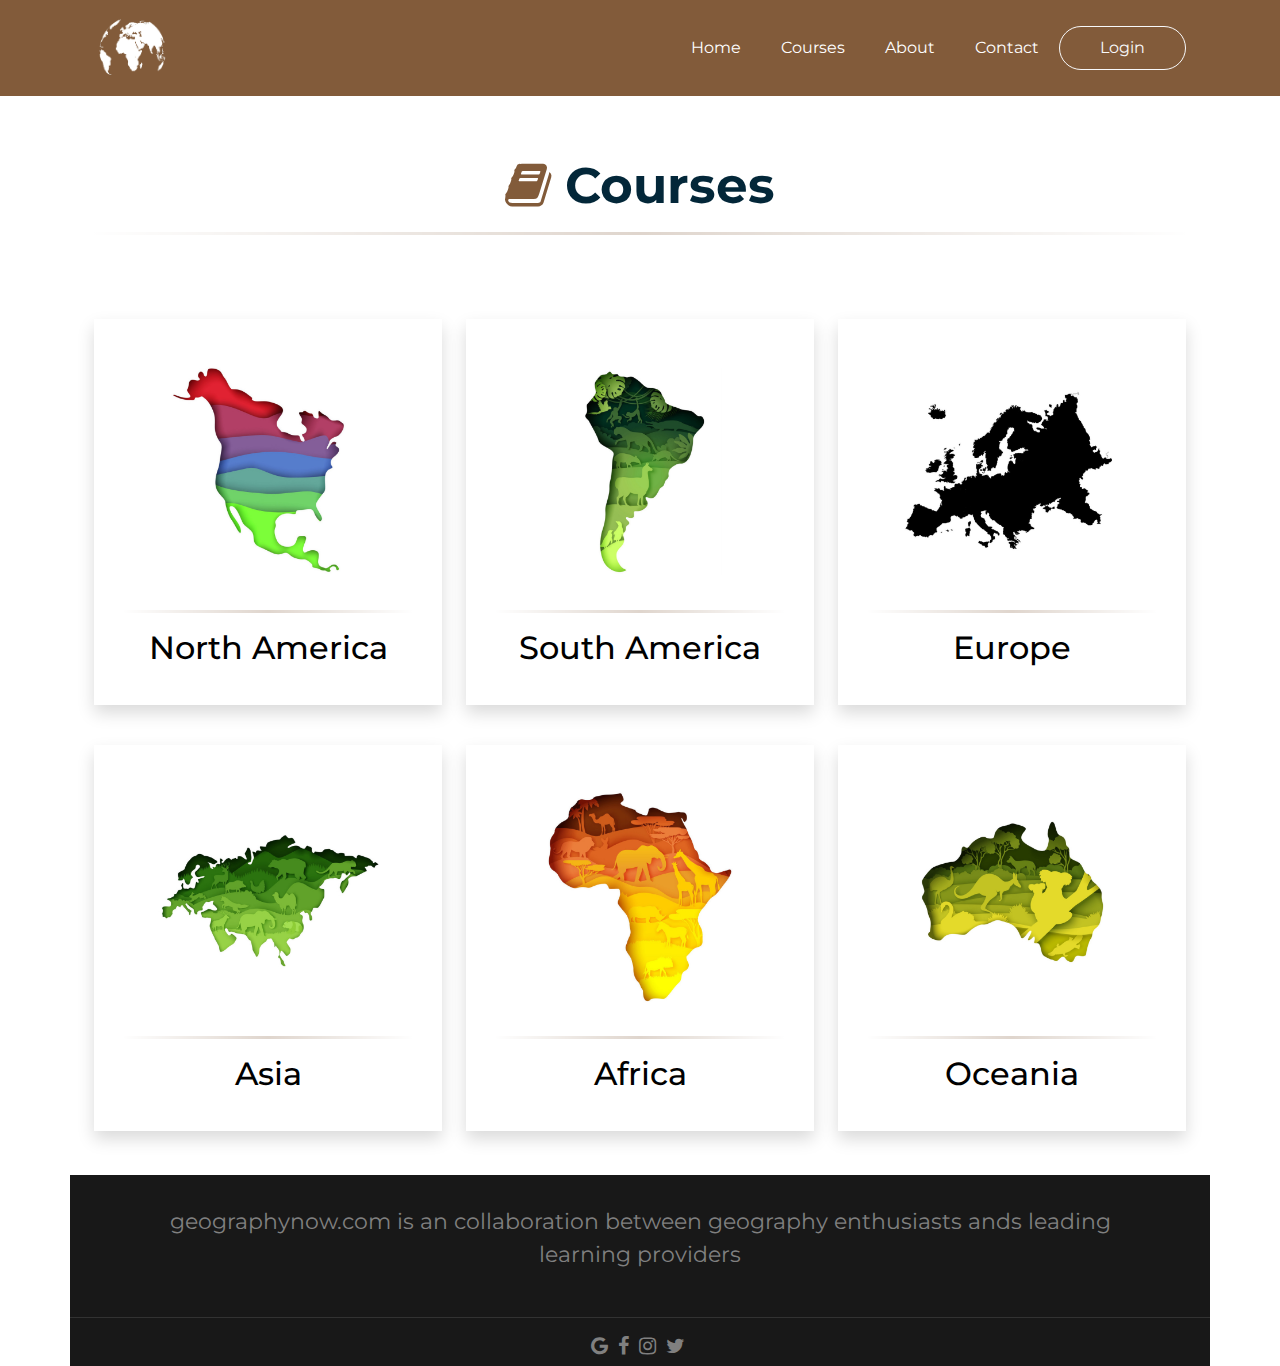
<file: courses.html>
<html>
	<head>
		<title>Geography Now!</title>
		<link rel="stylesheet" href="style.css">
		<meta name="viewport" content="width=device-width,initial-scale=1.0">
		<link rel = "icon" href = "https://media.geeksforgeeks.org/wp-content/cdn-uploads/gfg_200X200.png" type = "image/x-icon">
		<link href="https://cdn.jsdelivr.net/npm/bootstrap@5.0.2/dist/css/bootstrap.min.css" rel="stylesheet">
		<script src="https://cdn.jsdelivr.net/npm/bootstrap@5.0.2/dist/js/bootstrap.bundle.min.js"></script>
		<link rel="stylesheet" href="https://cdnjs.cloudflare.com/ajax/libs/font-awesome/4.7.0/css/font-awesome.min.css">
		<link rel="preconnect" href="https://fonts.googleapis.com"> 
		<link rel="preconnect" href="https://fonts.gstatic.com" crossorigin> 
		<link href="https://fonts.googleapis.com/css2?family=Montserrat:wght@400;600&display=swap" rel="stylesheet">
		<link rel="shortcut icon" type="image/x-icon" href="images/logo.png">
	</head>
	<body>
		<header class="sticky-top">
			<section class="header">
				<div class="container">
					<nav class="navbar navbar-expand-lg navbar-light">
						<div class="container-fluid">
							<a class="navbar-brand" href="#"><img class="logo" src="img/logo.png"></a>
							<button class="navbar-toggler" type="button" data-bs-toggle="collapse" data-bs-target="#navbarSupportedContent" aria-controls="navbarSupportedContent" aria-expanded="false" aria-label="Toggle navigation">
								<span class="navbar-toggler-icon"></span>
							</button>
							<div class="collapse navbar-collapse" id="navbarSupportedContent">
							<ul class="navbar-nav ms-auto">
								<li class="nav-item">
									<a class="nav-link" href="index.html">Home</a>
								</li>
								<li class="nav-item">
									<a class="nav-link act" href="courses.html">Courses</a>
								</li>
								<li class="nav-item">
									<a class="nav-link" href="about.html">About</a>
								</li>
								<li class="nav-item">
									<a class="nav-link" href="contact.html">Contact</a>
								</li>
								<button type="button" class="btn btn-outline-light pad">Login</button>
							</ul>
						</div>
					  </div>
					</nav>
				</div>
			</section>
		</header>
		<section class="mid">
			<div class="container">
				<div class="container" align=center>
					<h1><br><i class="fa fa-book" style="color:#825b3a"></i> Courses</h1>
					<hr class="style-one"><br><br>
				</div>
				<div class="container">
					<div class="row">
						<div class="col-md-4">
							<a href="NA.html">
								<div class="colc shadow">
									<img src="img/na.png" alt="na"><br><hr class="style-one">
									<h2>North America</h2>
								</div>
							</a>
						</div>
						<div class="col-md-4">
							<a href="SA.html">
								<div class="colc shadow">
									<img src="img/sa.png" alt="sa"><br><hr class="style-one">
									<h2>South America</h2>
								</div>
							</a>
						</div>
						<div class="col-md-4">
							<a href="EU.html">
								<div class="colc shadow">
									<img src="img/eu.png" alt="eu"><br><hr class="style-one">
									<h2>Europe</h2>
								</div>
							</a>
						</div>
					</div>
					<div class="row">
						<div class="col-md-4">
							<a href="AS.html">
								<div class="colc shadow">
									<img src="img/as.png" alt="as"><br><hr class="style-one">
									<h2>Asia</h2>
								</div>
							</a>	
						</div>
						<div class="col-md-4">
							<a href="AF.html">
								<div class="colc shadow">
									<img src="img/af.png" alt="af"><br><hr class="style-one">
									<h2>Africa</h2>
								</div>	
							</a>
						</div>
						<div class="col-md-4">
							<a href="OC.html">
								<div class="colc shadow">
									<img src="img/oc.png" alt="oc"><br><hr class="style-one">
									<h2>Oceania</h2>
								</div>
							</a>
						</div>
					</div>
				</div>
				<br>
				<div class="row footer">
					<p>geographynow.com is an collaboration between geography enthusiasts ands leading learning providers</p>
					<hr>
					<h5 align=center>
						<a href="www.google.com"><i class="fa fa-google"></i></a>&nbsp;
						<a href="www.facebook.com"><i class="fa fa-facebook"></i></a>&nbsp;
						<a href="www.instagram.com"><i class="fa fa-instagram"></i></a>&nbsp;
						<a href="www.twitter.com"><i class="fa fa-twitter"></i></a>&nbsp;
					</h5>
				</div>
			</div>
		</section>
	</body>
</html>
</file>
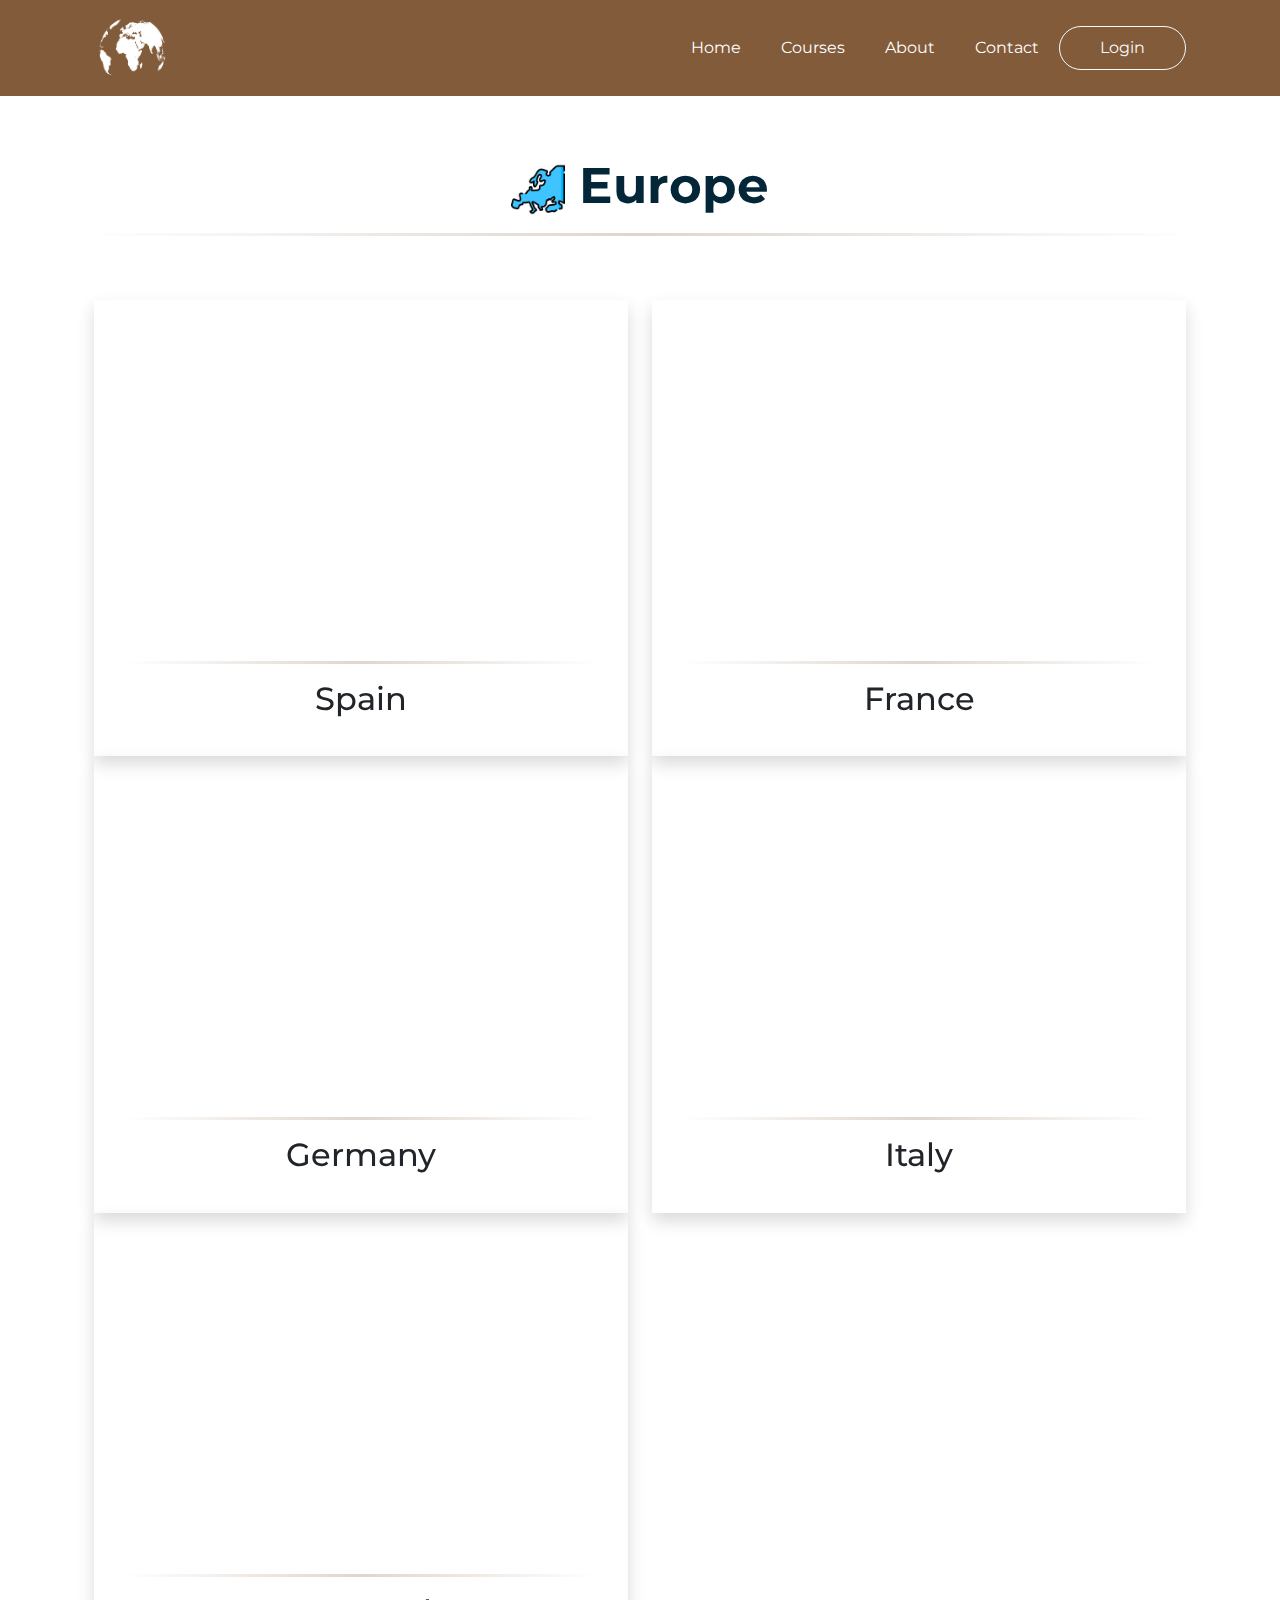
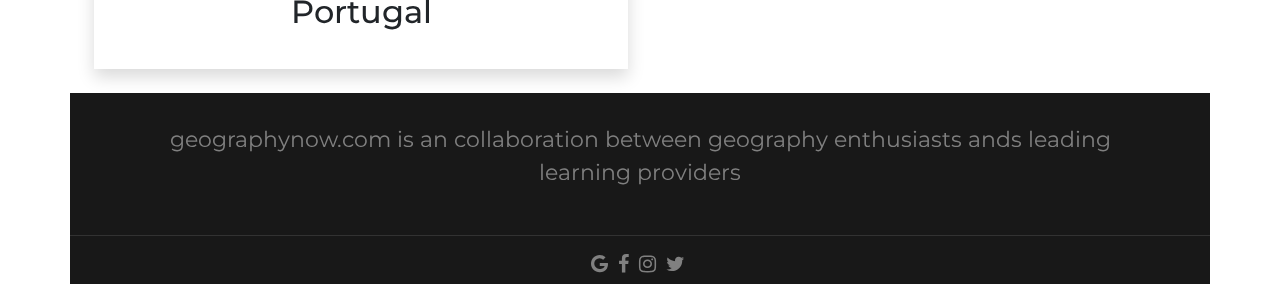
<file: EU.html>
<html>
	<head>
		<title>Geography Now!</title>
		<link rel="stylesheet" href="style.css">
		<meta name="viewport" content="width=device-width,initial-scale=1.0">
		<link rel = "icon" href = "https://media.geeksforgeeks.org/wp-content/cdn-uploads/gfg_200X200.png" type = "image/x-icon">
		<link href="https://cdn.jsdelivr.net/npm/bootstrap@5.0.2/dist/css/bootstrap.min.css" rel="stylesheet">
		<script src="https://cdn.jsdelivr.net/npm/bootstrap@5.0.2/dist/js/bootstrap.bundle.min.js"></script>
		<link rel="stylesheet" href="https://cdnjs.cloudflare.com/ajax/libs/font-awesome/4.7.0/css/font-awesome.min.css">
		<link rel="preconnect" href="https://fonts.googleapis.com"> 
		<link rel="preconnect" href="https://fonts.gstatic.com" crossorigin> 
		<link href="https://fonts.googleapis.com/css2?family=Montserrat:wght@400;600&display=swap" rel="stylesheet">
		<link rel="shortcut icon" type="image/x-icon" href="images/logo.png">
	</head>
	<body>
		<header class="sticky-top">
			<section class="header">
				<div class="container">
					<nav class="navbar navbar-expand-lg navbar-light">
						<div class="container-fluid">
							<a class="navbar-brand" href="#"><img class="logo" src="img/logo.png"></a>
							<button class="navbar-toggler" type="button" data-bs-toggle="collapse" data-bs-target="#navbarSupportedContent" aria-controls="navbarSupportedContent" aria-expanded="false" aria-label="Toggle navigation">
								<span class="navbar-toggler-icon"></span>
							</button>
							<div class="collapse navbar-collapse" id="navbarSupportedContent">
							<ul class="navbar-nav ms-auto">
								<li class="nav-item">
									<a class="nav-link" href="index.html">Home</a>
								</li>
								<li class="nav-item">
									<a class="nav-link act" href="courses.html">Courses</a>
								</li>
								<li class="nav-item">
									<a class="nav-link" href="about.html">About</a>
								</li>
								<li class="nav-item">
									<a class="nav-link" href="contact.html">Contact</a>
								</li>
								<button type="button" class="btn btn-outline-light pad">Login</button>
							</ul>
						</div>
					  </div>
					</nav>
				</div>
			</section>
		</header>
		<section class="mid">
			<div class="container">
				<div class="container" align=center>
					<h1><br><img src="img/icons/eu.png" width=5%> Europe</h1>
					<hr class="style-one"><br><br>
				</div>
				<div class="container">
					<div class="row">
						<div class="col-md-6">
							<div class="colc shadow">
								<iframe width="560" height="315" src="https://www.youtube.com/embed/swiiVM64g6Y" title="YouTube video player" frameborder="0" allow="accelerometer; autoplay; clipboard-write; encrypted-media; gyroscope; picture-in-picture" allowfullscreen></iframe>
								<hr class="style-one">
								<h2 align=center>Spain</h2>
							</div>
						</div>
						<div class="col-md-6">
							<div class="colc shadow">
								<iframe width="560" height="315" src="https://www.youtube.com/embed/g0QrBphsioM" title="YouTube video player" frameborder="0" allow="accelerometer; autoplay; clipboard-write; encrypted-media; gyroscope; picture-in-picture" allowfullscreen></iframe>
								<hr class="style-one">
								<h2 align=center>France</h2>
							</div>
						</div>
					</div>
					<div class="row">
						<div class="col-md-6">
							<div class="colc shadow">
								<iframe width="560" height="315" src="https://www.youtube.com/embed/wuClZjOdT30" title="YouTube video player" frameborder="0" allow="accelerometer; autoplay; clipboard-write; encrypted-media; gyroscope; picture-in-picture" allowfullscreen></iframe>
								<hr class="style-one">
								<h2 align=center>Germany</h2>
							</div>
						</div>
						<div class="col-md-6">
							<div class="colc shadow">
								<iframe width="560" height="315" src="https://www.youtube.com/embed/G_KMybIvv4c" title="YouTube video player" frameborder="0" allow="accelerometer; autoplay; clipboard-write; encrypted-media; gyroscope; picture-in-picture" allowfullscreen></iframe>
								<hr class="style-one">
								<h2 align=center>Italy</h2>
							</div>
						</div>
					</div>
					<div class="row">
						<div class="col-md-6">
							<div class="colc shadow">
								<iframe width="560" height="315" src="https://www.youtube.com/embed/mq6L8CnNJXc" title="YouTube video player" frameborder="0" allow="accelerometer; autoplay; clipboard-write; encrypted-media; gyroscope; picture-in-picture" allowfullscreen></iframe>
								<hr class="style-one">
								<h2 align=center>Portugal</h2>
							</div>
						</div>
					</div>
					
				</div>
				<br>
				<div class="row footer">
					<p>geographynow.com is an collaboration between geography enthusiasts ands leading learning providers</p>
					<hr>
					<h5 align=center>
						<a href="www.google.com"><i class="fa fa-google"></i></a>&nbsp;
						<a href="www.facebook.com"><i class="fa fa-facebook"></i></a>&nbsp;
						<a href="www.instagram.com"><i class="fa fa-instagram"></i></a>&nbsp;
						<a href="www.twitter.com"><i class="fa fa-twitter"></i></a>&nbsp;
					</h5>
				</div>
			</div>
		</section>
	</body>
</html>
</file>
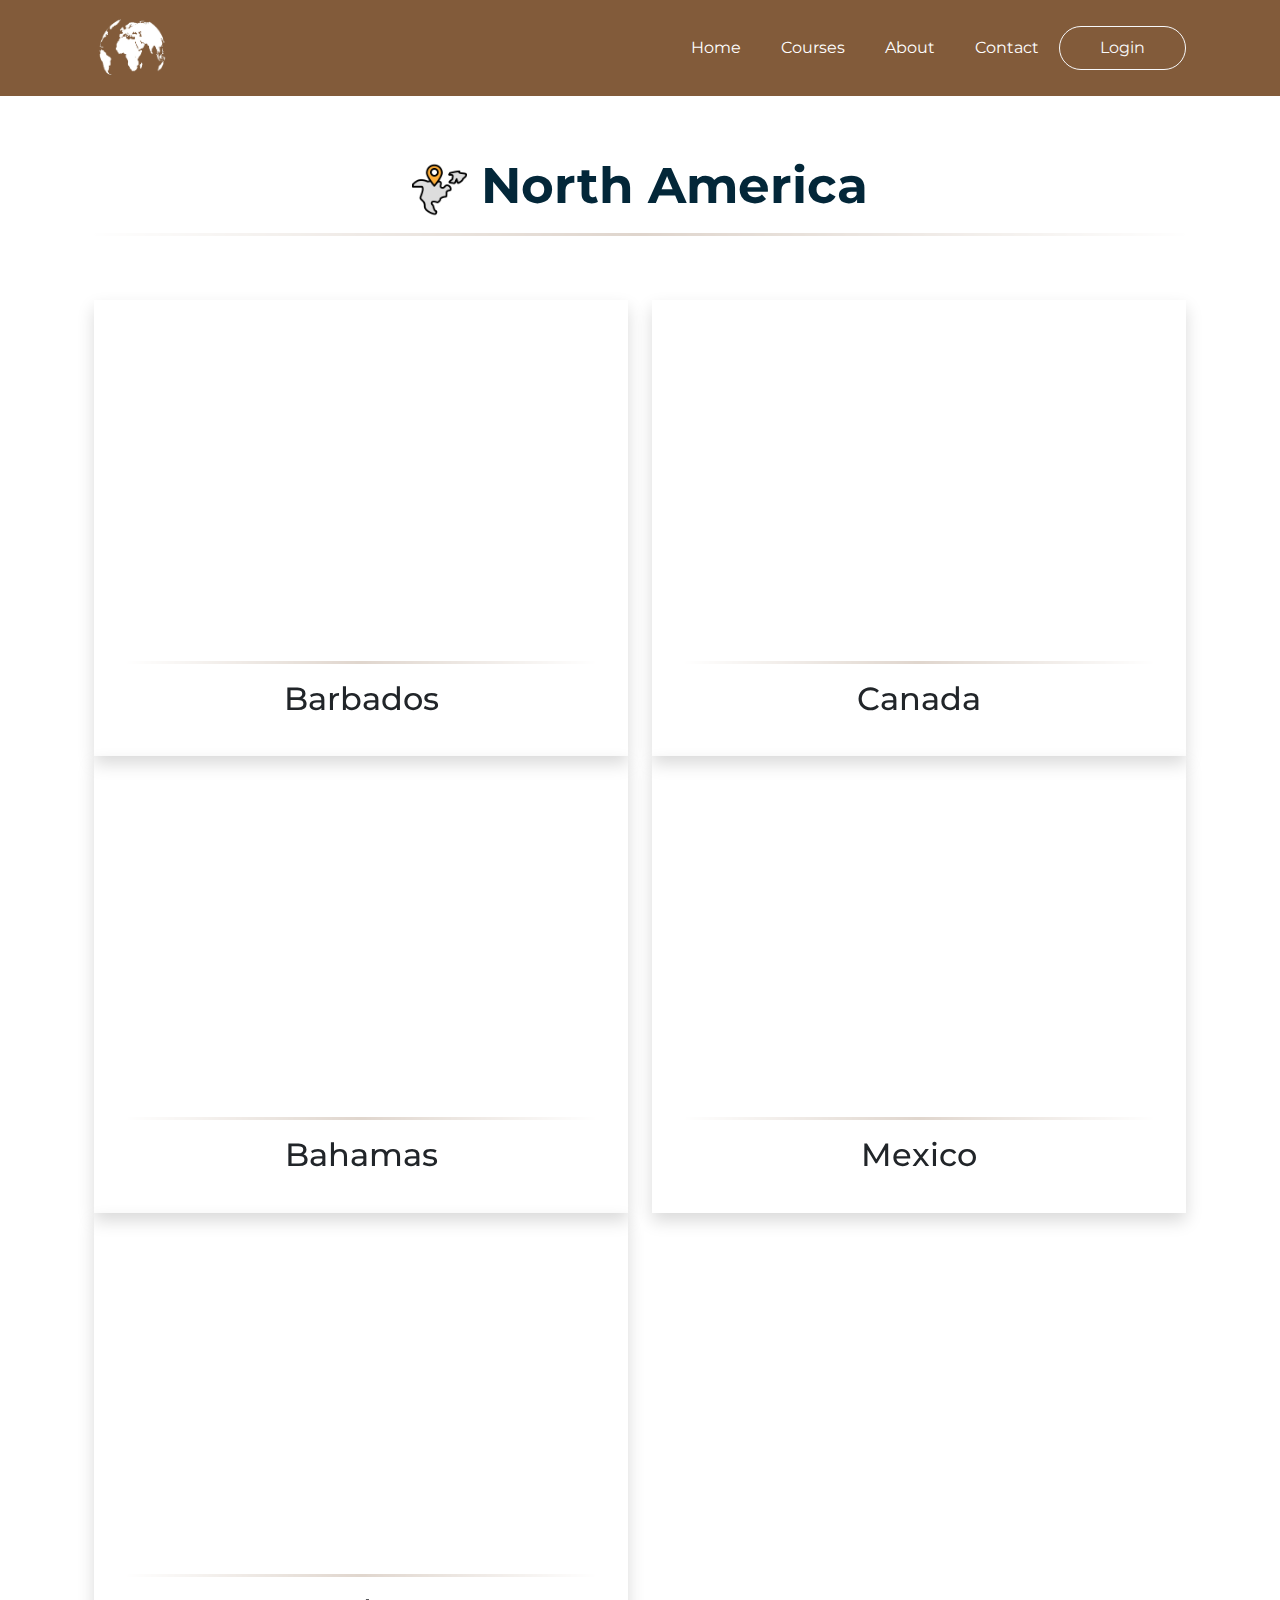
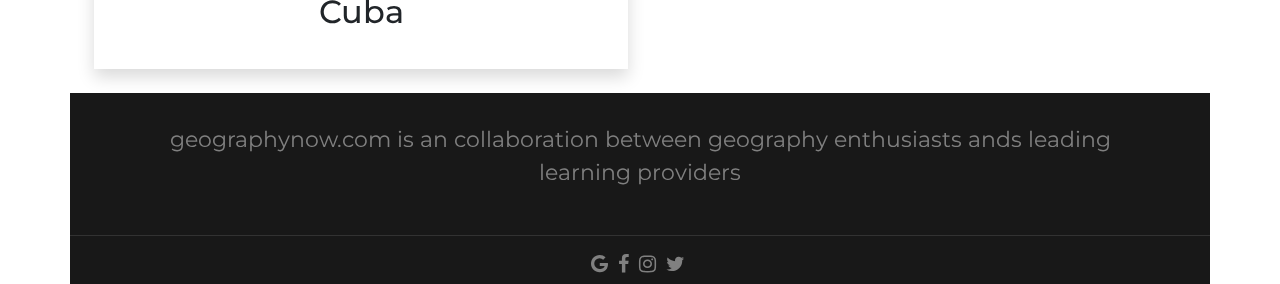
<file: NA.html>
<html>
	<head>
		<title>Geography Now!</title>
		<link rel="stylesheet" href="style.css">
		<meta name="viewport" content="width=device-width,initial-scale=1.0">
		<link rel = "icon" href = "https://media.geeksforgeeks.org/wp-content/cdn-uploads/gfg_200X200.png" type = "image/x-icon">
		<link href="https://cdn.jsdelivr.net/npm/bootstrap@5.0.2/dist/css/bootstrap.min.css" rel="stylesheet">
		<script src="https://cdn.jsdelivr.net/npm/bootstrap@5.0.2/dist/js/bootstrap.bundle.min.js"></script>
		<link rel="stylesheet" href="https://cdnjs.cloudflare.com/ajax/libs/font-awesome/4.7.0/css/font-awesome.min.css">
		<link rel="preconnect" href="https://fonts.googleapis.com"> 
		<link rel="preconnect" href="https://fonts.gstatic.com" crossorigin> 
		<link href="https://fonts.googleapis.com/css2?family=Montserrat:wght@400;600&display=swap" rel="stylesheet">
		<link rel="shortcut icon" type="image/x-icon" href="images/logo.png">
	</head>
	<body>
		<header class="sticky-top">
			<section class="header">
				<div class="container">
					<nav class="navbar navbar-expand-lg navbar-light">
						<div class="container-fluid">
							<a class="navbar-brand" href="#"><img class="logo" src="img/logo.png"></a>
							<button class="navbar-toggler" type="button" data-bs-toggle="collapse" data-bs-target="#navbarSupportedContent" aria-controls="navbarSupportedContent" aria-expanded="false" aria-label="Toggle navigation">
								<span class="navbar-toggler-icon"></span>
							</button>
							<div class="collapse navbar-collapse" id="navbarSupportedContent">
							<ul class="navbar-nav ms-auto">
								<li class="nav-item">
									<a class="nav-link" href="index.html">Home</a>
								</li>
								<li class="nav-item">
									<a class="nav-link act" href="courses.html">Courses</a>
								</li>
								<li class="nav-item">
									<a class="nav-link" href="about.html">About</a>
								</li>
								<li class="nav-item">
									<a class="nav-link" href="contact.html">Contact</a>
								</li>
								<button type="button" class="btn btn-outline-light pad">Login</button>
							</ul>
						</div>
					  </div>
					</nav>
				</div>
			</section>
		</header>
		<section class="mid">
			<div class="container">
				<div class="container" align=center>
					<h1><br><img src="img/icons/na.png" width=5%> North America</h1>
					<hr class="style-one"><br><br>
				</div>
				<div class="container">
					<div class="row">
						<div class="col-md-6">
							<div class="colc shadow">
								<iframe width="560" height="315" src="https://www.youtube.com/embed/uvA3DUJCxpY" title="YouTube video player" frameborder="0" allow="accelerometer; autoplay; clipboard-write; encrypted-media; gyroscope; picture-in-picture" allowfullscreen></iframe>
								<hr class="style-one">
								<h2 align=center>Barbados</h2>
							</div>
						</div>
						<div class="col-md-6">
							<div class="colc shadow">
								<iframe width="560" height="315" src="https://www.youtube.com/embed/SxhUsPBFPkU" title="YouTube video player" frameborder="0" allow="accelerometer; autoplay; clipboard-write; encrypted-media; gyroscope; picture-in-picture" allowfullscreen></iframe>
								<hr class="style-one">
								<h2 align=center>Canada</h2>
							</div>
						</div>
					</div>
					<div class="row">
						<div class="col-md-6">
							<div class="colc shadow">
								<iframe width="560" height="315" src="https://www.youtube.com/embed/J9aV4Zn8JJE" title="YouTube video player" frameborder="0" allow="accelerometer; autoplay; clipboard-write; encrypted-media; gyroscope; picture-in-picture" allowfullscreen></iframe>
								<hr class="style-one">
								<h2 align=center>Bahamas</h2>
							</div>
						</div>
						<div class="col-md-6">
							<div class="colc shadow">
								<iframe width="560" height="315" src="https://www.youtube.com/embed/Kxy74EAjAec" title="YouTube video player" frameborder="0" allow="accelerometer; autoplay; clipboard-write; encrypted-media; gyroscope; picture-in-picture" allowfullscreen></iframe>
								<hr class="style-one">
								<h2 align=center>Mexico</h2>
							</div>
						</div>
					</div>
					<div class="row">
						<div class="col-md-6">
							<div class="colc shadow">
								<iframe width="560" height="315" src="https://www.youtube.com/embed/iQnhoYc2QTg" title="YouTube video player" frameborder="0" allow="accelerometer; autoplay; clipboard-write; encrypted-media; gyroscope; picture-in-picture" allowfullscreen></iframe>
								<hr class="style-one">
								<h2 align=center>Cuba</h2>
							</div>
						</div>
					</div>
					
				</div>
				<br>
				<div class="row footer">
					<p>geographynow.com is an collaboration between geography enthusiasts ands leading learning providers</p>
					<hr>
					<h5 align=center>
						<a href="www.google.com"><i class="fa fa-google"></i></a>&nbsp;
						<a href="www.facebook.com"><i class="fa fa-facebook"></i></a>&nbsp;
						<a href="www.instagram.com"><i class="fa fa-instagram"></i></a>&nbsp;
						<a href="www.twitter.com"><i class="fa fa-twitter"></i></a>&nbsp;
					</h5>
				</div>
			</div>
		</section>
	</body>
</html>
</file>
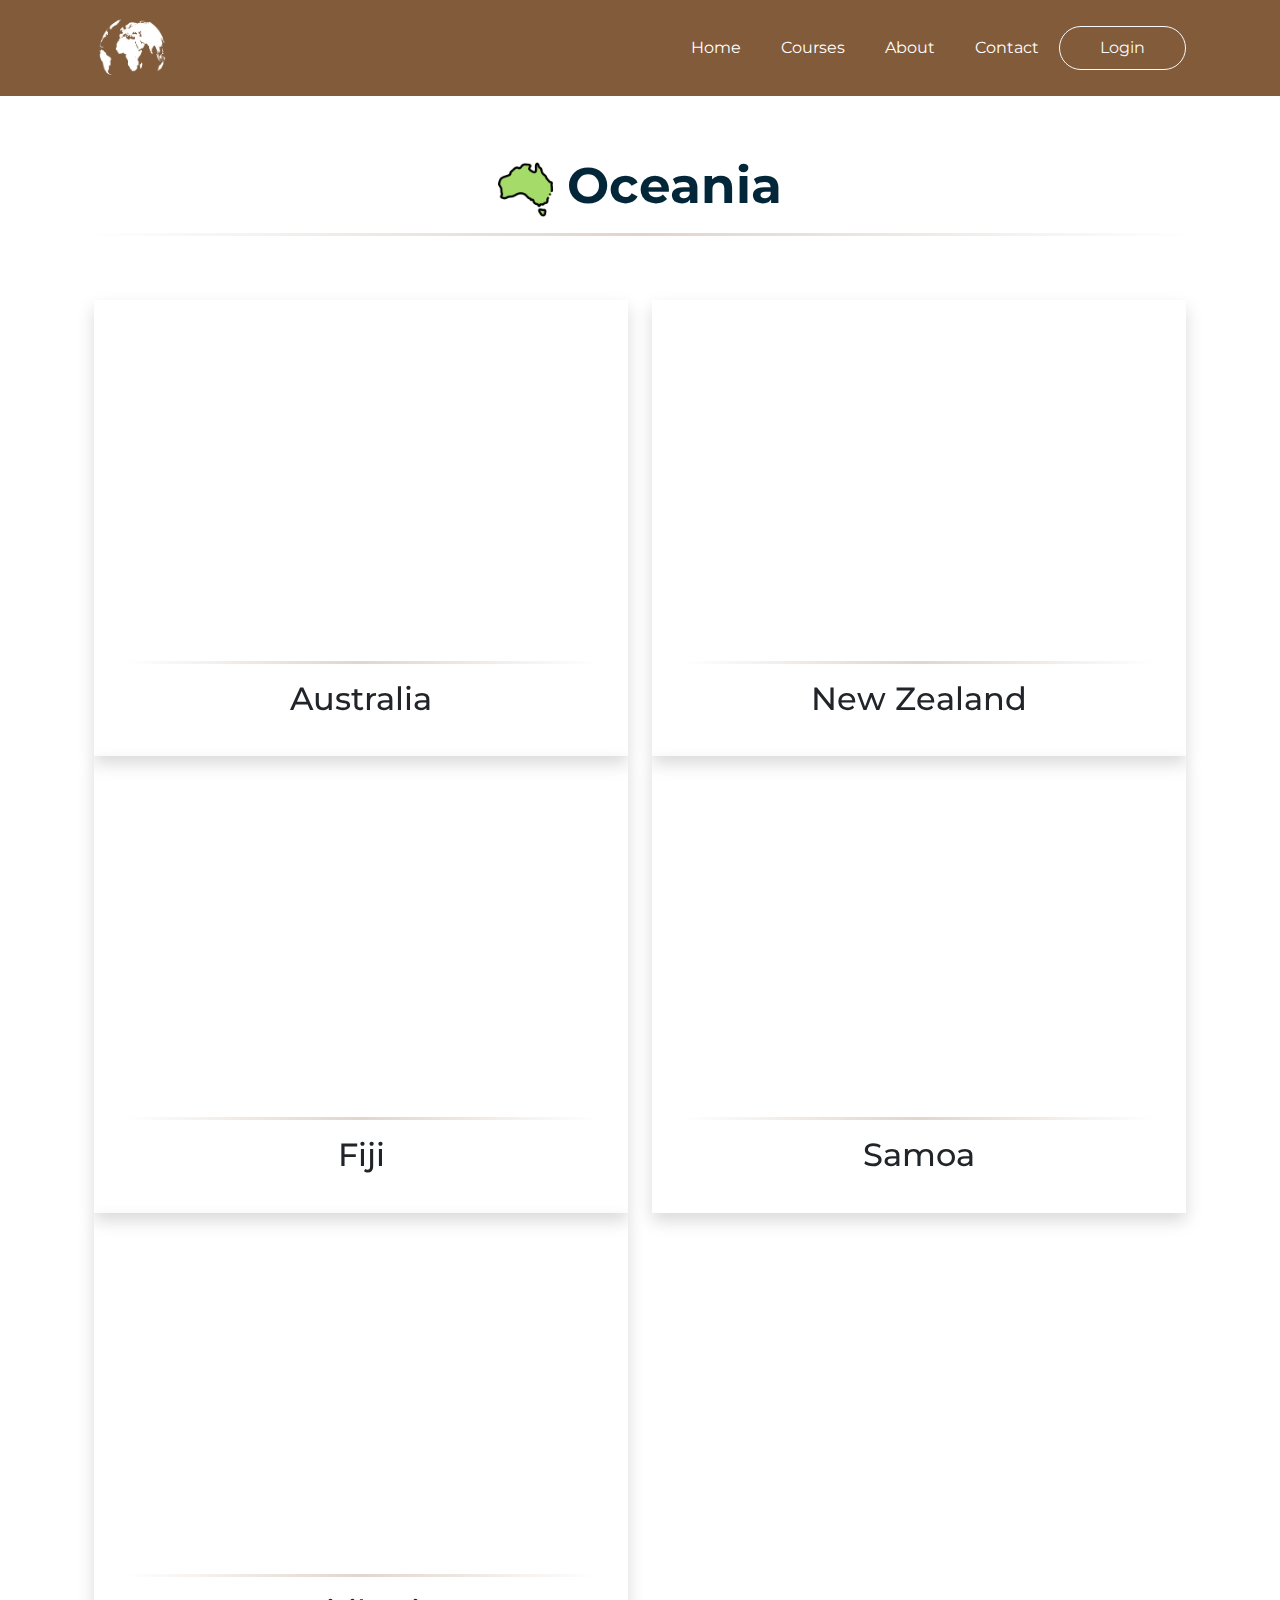
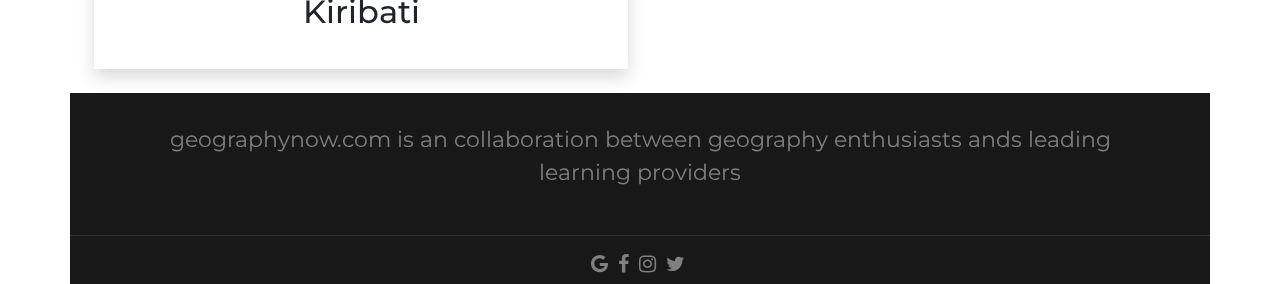
<file: OC.html>
<html>
	<head>
		<title>Geography Now!</title>
		<link rel="stylesheet" href="style.css">
		<meta name="viewport" content="width=device-width,initial-scale=1.0">
		<link rel = "icon" href = "https://media.geeksforgeeks.org/wp-content/cdn-uploads/gfg_200X200.png" type = "image/x-icon">
		<link href="https://cdn.jsdelivr.net/npm/bootstrap@5.0.2/dist/css/bootstrap.min.css" rel="stylesheet">
		<script src="https://cdn.jsdelivr.net/npm/bootstrap@5.0.2/dist/js/bootstrap.bundle.min.js"></script>
		<link rel="stylesheet" href="https://cdnjs.cloudflare.com/ajax/libs/font-awesome/4.7.0/css/font-awesome.min.css">
		<link rel="preconnect" href="https://fonts.googleapis.com"> 
		<link rel="preconnect" href="https://fonts.gstatic.com" crossorigin> 
		<link href="https://fonts.googleapis.com/css2?family=Montserrat:wght@400;600&display=swap" rel="stylesheet">
		<link rel="shortcut icon" type="image/x-icon" href="images/logo.png">
	</head>
	<body>
		<header class="sticky-top">
			<section class="header">
				<div class="container">
					<nav class="navbar navbar-expand-lg navbar-light">
						<div class="container-fluid">
							<a class="navbar-brand" href="#"><img class="logo" src="img/logo.png"></a>
							<button class="navbar-toggler" type="button" data-bs-toggle="collapse" data-bs-target="#navbarSupportedContent" aria-controls="navbarSupportedContent" aria-expanded="false" aria-label="Toggle navigation">
								<span class="navbar-toggler-icon"></span>
							</button>
							<div class="collapse navbar-collapse" id="navbarSupportedContent">
							<ul class="navbar-nav ms-auto">
								<li class="nav-item">
									<a class="nav-link" href="index.html">Home</a>
								</li>
								<li class="nav-item">
									<a class="nav-link act" href="courses.html">Courses</a>
								</li>
								<li class="nav-item">
									<a class="nav-link" href="about.html">About</a>
								</li>
								<li class="nav-item">
									<a class="nav-link" href="contact.html">Contact</a>
								</li>
								<button type="button" class="btn btn-outline-light pad">Login</button>
							</ul>
						</div>
					  </div>
					</nav>
				</div>
			</section>
		</header>
		<section class="mid">
			<div class="container">
				<div class="container" align=center>
					<h1><br><img src="img/icons/oc.png" width=5%> Oceania</h1>
					<hr class="style-one"><br><br>
				</div>
				<div class="container">
					<div class="row">
						<div class="col-md-6">
							<div class="colc shadow">
								<iframe width="560" height="315" src="https://www.youtube.com/embed/ynHIlx5RgtI" title="YouTube video player" frameborder="0" allow="accelerometer; autoplay; clipboard-write; encrypted-media; gyroscope; picture-in-picture" allowfullscreen></iframe>
								<hr class="style-one">
								<h2 align=center>Australia</h2>
							</div>
						</div>
						<div class="col-md-6">
							<div class="colc shadow">
								<iframe width="560" height="315" src="https://www.youtube.com/embed/FtZaaKFi7RM" title="YouTube video player" frameborder="0" allow="accelerometer; autoplay; clipboard-write; encrypted-media; gyroscope; picture-in-picture" allowfullscreen></iframe>
								<hr class="style-one">
								<h2 align=center>New Zealand</h2>
							</div>
						</div>
					</div>
					<div class="row">
						<div class="col-md-6">
							<div class="colc shadow">
								<iframe width="560" height="315" src="https://www.youtube.com/embed/AFf22L5ZZN4" title="YouTube video player" frameborder="0" allow="accelerometer; autoplay; clipboard-write; encrypted-media; gyroscope; picture-in-picture" allowfullscreen></iframe>
								<hr class="style-one">
								<h2 align=center>Fiji</h2>
							</div>
						</div>
						<div class="col-md-6">
							<div class="colc shadow">
								<iframe width="560" height="315" src="https://www.youtube.com/embed/vEt3jg2XTO4" title="YouTube video player" frameborder="0" allow="accelerometer; autoplay; clipboard-write; encrypted-media; gyroscope; picture-in-picture" allowfullscreen></iframe>
								<hr class="style-one">
								<h2 align=center>Samoa</h2>
							</div>
						</div>
					</div>
					<div class="row">
						<div class="col-md-6">
							<div class="colc shadow">
								<iframe width="560" height="315" src="https://www.youtube.com/embed/ZtoZlLj8t1c" title="YouTube video player" frameborder="0" allow="accelerometer; autoplay; clipboard-write; encrypted-media; gyroscope; picture-in-picture" allowfullscreen></iframe>
								<hr class="style-one">
								<h2 align=center>Kiribati</h2>
							</div>
						</div>
					</div>
					
				</div>
				<br>
				<div class="row footer">
					<p>geographynow.com is an collaboration between geography enthusiasts ands leading learning providers</p>
					<hr>
					<h5 align=center>
						<a href="www.google.com"><i class="fa fa-google"></i></a>&nbsp;
						<a href="www.facebook.com"><i class="fa fa-facebook"></i></a>&nbsp;
						<a href="www.instagram.com"><i class="fa fa-instagram"></i></a>&nbsp;
						<a href="www.twitter.com"><i class="fa fa-twitter"></i></a>&nbsp;
					</h5>
				</div>
			</div>
		</section>
	</body>
</html>
</file>
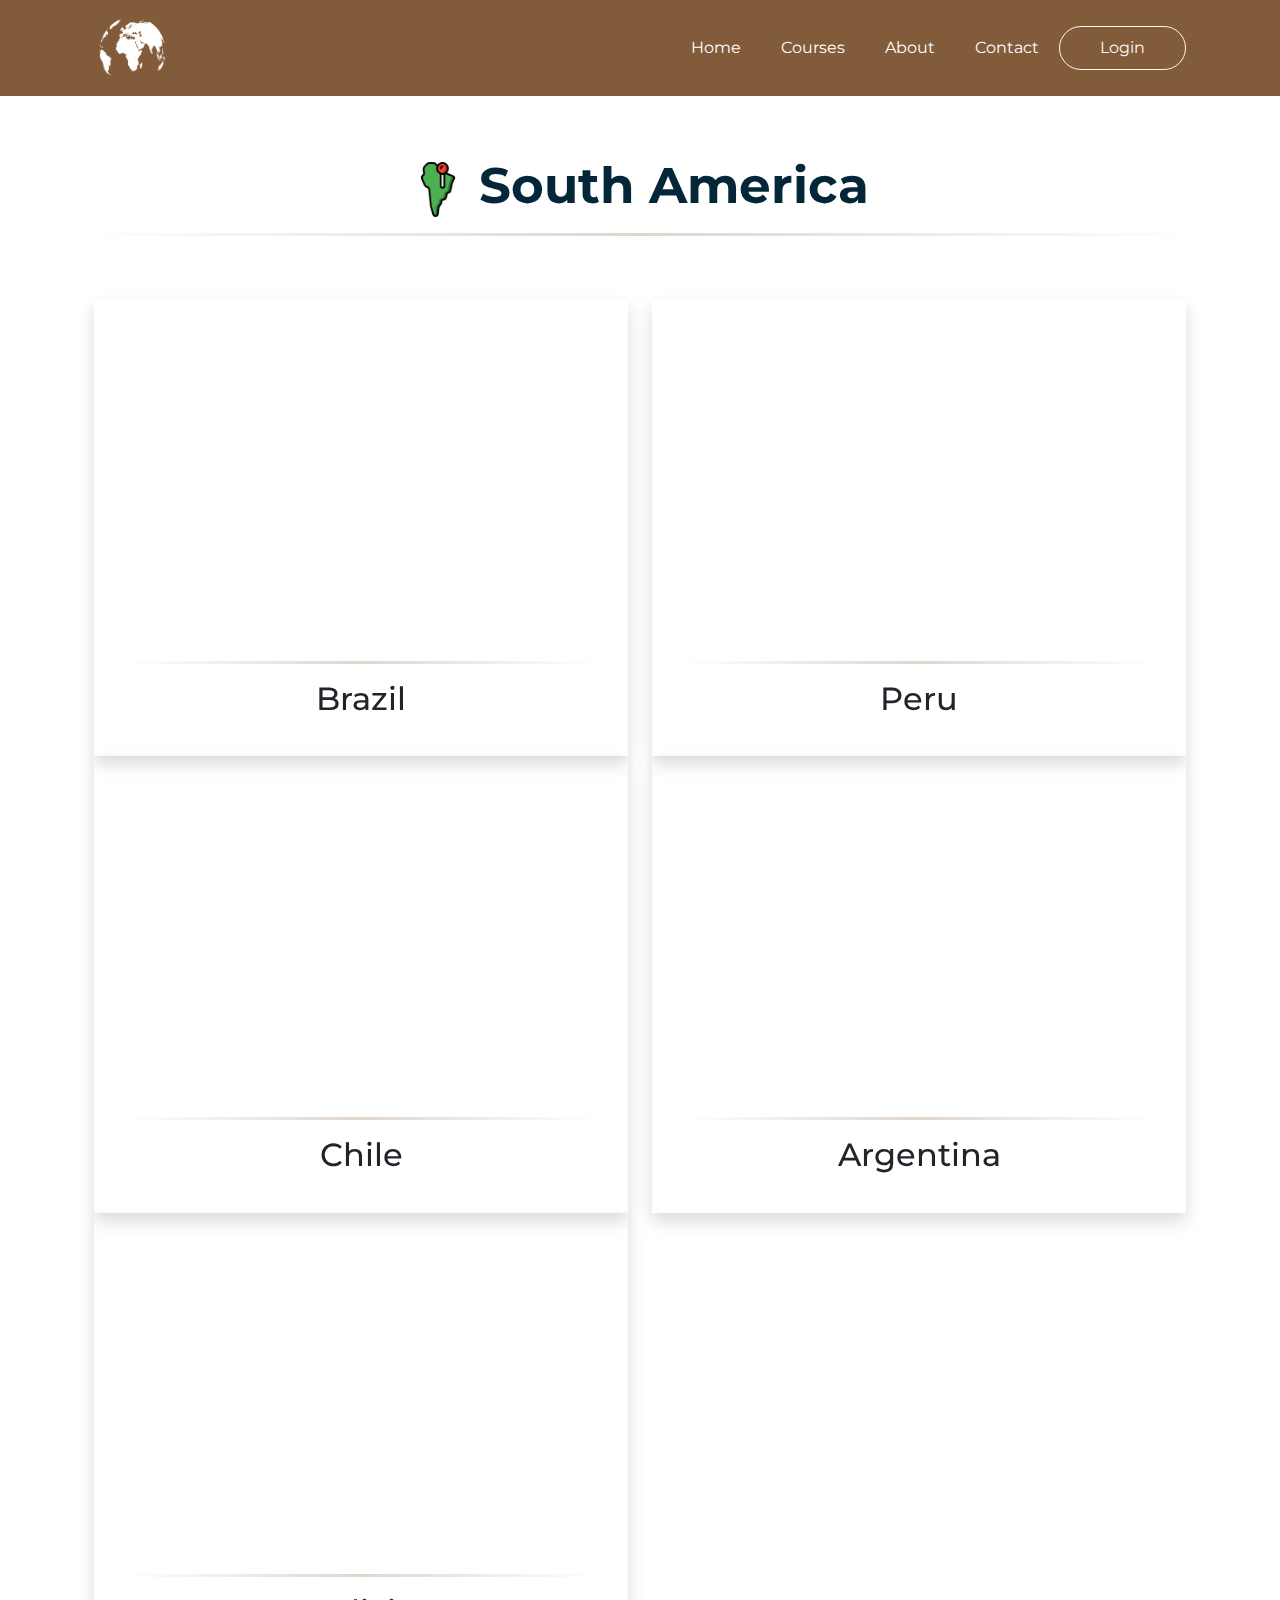
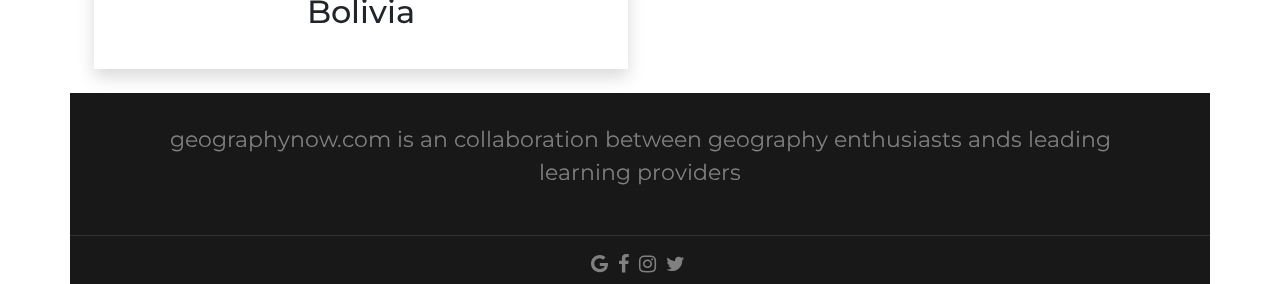
<file: SA.html>
<html>
	<head>
		<title>Geography Now!</title>
		<link rel="stylesheet" href="style.css">
		<meta name="viewport" content="width=device-width,initial-scale=1.0">
		<link rel = "icon" href = "https://media.geeksforgeeks.org/wp-content/cdn-uploads/gfg_200X200.png" type = "image/x-icon">
		<link href="https://cdn.jsdelivr.net/npm/bootstrap@5.0.2/dist/css/bootstrap.min.css" rel="stylesheet">
		<script src="https://cdn.jsdelivr.net/npm/bootstrap@5.0.2/dist/js/bootstrap.bundle.min.js"></script>
		<link rel="stylesheet" href="https://cdnjs.cloudflare.com/ajax/libs/font-awesome/4.7.0/css/font-awesome.min.css">
		<link rel="preconnect" href="https://fonts.googleapis.com"> 
		<link rel="preconnect" href="https://fonts.gstatic.com" crossorigin> 
		<link href="https://fonts.googleapis.com/css2?family=Montserrat:wght@400;600&display=swap" rel="stylesheet">
		<link rel="shortcut icon" type="image/x-icon" href="images/logo.png">
	</head>
	<body>
		<header class="sticky-top">
			<section class="header">
				<div class="container">
					<nav class="navbar navbar-expand-lg navbar-light">
						<div class="container-fluid">
							<a class="navbar-brand" href="#"><img class="logo" src="img/logo.png"></a>
							<button class="navbar-toggler" type="button" data-bs-toggle="collapse" data-bs-target="#navbarSupportedContent" aria-controls="navbarSupportedContent" aria-expanded="false" aria-label="Toggle navigation">
								<span class="navbar-toggler-icon"></span>
							</button>
							<div class="collapse navbar-collapse" id="navbarSupportedContent">
							<ul class="navbar-nav ms-auto">
								<li class="nav-item">
									<a class="nav-link" href="index.html">Home</a>
								</li>
								<li class="nav-item">
									<a class="nav-link act" href="courses.html">Courses</a>
								</li>
								<li class="nav-item">
									<a class="nav-link" href="about.html">About</a>
								</li>
								<li class="nav-item">
									<a class="nav-link" href="contact.html">Contact</a>
								</li>
								<button type="button" class="btn btn-outline-light pad">Login</button>
							</ul>
						</div>
					  </div>
					</nav>
				</div>
			</section>
		</header>
		<section class="mid">
			<div class="container">
				<div class="container" align=center>
					<h1><br><img src="img/icons/sa.png" width=5%> South America</h1>
					<hr class="style-one"><br><br>
				</div>
				<div class="container">
					<div class="row">
						<div class="col-md-6">
							<div class="colc shadow">
								<iframe width="560" height="315" src="https://www.youtube.com/embed/JFfcD-SkqIc" title="YouTube video player" frameborder="0" allow="accelerometer; autoplay; clipboard-write; encrypted-media; gyroscope; picture-in-picture" allowfullscreen></iframe>
								<hr class="style-one">
								<h2 align=center>Brazil</h2>
							</div>
						</div>
						<div class="col-md-6">
							<div class="colc shadow">
								<iframe width="560" height="315" src="https://www.youtube.com/embed/x0XCXGXGZMs" title="YouTube video player" frameborder="0" allow="accelerometer; autoplay; clipboard-write; encrypted-media; gyroscope; picture-in-picture" allowfullscreen></iframe>
								<hr class="style-one">
								<h2 align=center>Peru</h2>
							</div>
						</div>
					</div>
					<div class="row">
						<div class="col-md-6">
							<div class="colc shadow">
								<iframe width="560" height="315" src="https://www.youtube.com/embed/8P4Hi99hUJc" title="YouTube video player" frameborder="0" allow="accelerometer; autoplay; clipboard-write; encrypted-media; gyroscope; picture-in-picture" allowfullscreen></iframe>
								<hr class="style-one">
								<h2 align=center>Chile</h2>
							</div>
						</div>
						<div class="col-md-6">
							<div class="colc shadow">
								<iframe width="560" height="315" src="https://www.youtube.com/embed/1U0N4SGL46A" title="YouTube video player" frameborder="0" allow="accelerometer; autoplay; clipboard-write; encrypted-media; gyroscope; picture-in-picture" allowfullscreen></iframe>
								<hr class="style-one">
								<h2 align=center>Argentina</h2>
							</div>
						</div>
					</div>
					<div class="row">
						<div class="col-md-6">
							<div class="colc shadow">
								<iframe width="560" height="315" src="https://www.youtube.com/embed/AJx1RcIO61I" title="YouTube video player" frameborder="0" allow="accelerometer; autoplay; clipboard-write; encrypted-media; gyroscope; picture-in-picture" allowfullscreen></iframe>
								<hr class="style-one">
								<h2 align=center>Bolivia</h2>
							</div>
						</div>
					</div>
					
				</div>
				<br>
				<div class="row footer">
					<p>geographynow.com is an collaboration between geography enthusiasts ands leading learning providers</p>
					<hr>
					<h5 align=center>
						<a href="www.google.com"><i class="fa fa-google"></i></a>&nbsp;
						<a href="www.facebook.com"><i class="fa fa-facebook"></i></a>&nbsp;
						<a href="www.instagram.com"><i class="fa fa-instagram"></i></a>&nbsp;
						<a href="www.twitter.com"><i class="fa fa-twitter"></i></a>&nbsp;
					</h5>
				</div>
			</div>
		</section>
	</body>
</html>
</file>
<file: style.css>
*{
	margin:0;
	padding:0;
	font-family: 'Montserrat', sans-sherif;
}
.header{
	background: #825b3a;
}
.logo{
	width:75px;
	height:70px;
}
.nav-item{
	margin-top:10px;
	padding-left:20px;
	padding-right:20px;
	margin-bottom:10px;
}
.nav-link{
	padding: 5px 0 5px 0 !important;
	display: unset !important;
	color:white !important;
}
.nav-link:hover{
	border-bottom: 2px solid white;
}
.act{
	border-bottom: 2px solid white;
}
.shadow{
	box-shadow:0 0 20px 0px rgba(0,0,0,0.1);
}
.formc{
	margin:40px !important;
	padding:20 20 120 20;
	background-image:url("img/img5.jpg") !important;
	background-repeat: no-repeat;
	background-size: 100%;
	color:white;
}

/*ChatBot*/
.chat_icon{
	position: fixed;
	bottom: 0;
	right: 30px;
	z-index: 1000;
	padding: 0;
	font-size: 80px;
	color: gainsboro;
	cursor: pointer;
}
.chat_box{
	width: 400px;
	height: 80vh;
	position: fixed;
	bottom: 100px;
	right: 30px;
	background:#dedede;
	z-index: 1000;
	transition: all 0.3s ease-out;
	transform: scaleY(0);
}
.chat_box.active{
	transform: scaleY(1);
}
#messages{
	padding: 20px;
}
.my-conv-form-wrapper textarea{
	height: 30px;
	overflow: hidden;
	resize: none;
}
.hidden{
	display: none !important;
}

.container .style-one{
	border: 0;
	height: 3px;
	background: #825b3a;
	background-image: -webkit-linear-gradient(left, white, #825b3a, white);
	background-image: -moz-linear-gradient(left, white, #825b3a, white);
	background-image: -ms-linear-gradient(left, white, #825b3a, white);
	background-image: -o-linear-gradient(left, white, #825b3a, white);
}
.pad{
	padding: 0 40 0 40 !important;
	border-radius:30px !important;
}
.back{
	background-image:url("img/img1.png");
	background-repeat: no-repeat;
	background-size: 100%;
	height: 60vw;
}
.mid p{
	padding: 30 75 30 75;
	text-align:center;
	font-size:22px;
}
.container h1{
	color:#032739;
	font-weight:bold !important;
	font-size:50px;
}
.container h3{
	color:#032739;
	font-weight:bold !important;
}
.bg{
	background-image:url("img/img3.png");
	background-repeat: no-repeat;
	background-size: 100%;
	height: 50vw;
}
.col-md-4{
	text-align:center;
	padding:20px;
}
.col-md-4 a{
	text-decoration:none;
	color:black;
}
.colc{
	padding:30px;
	transition: 0.3s all ease-in-out; 
}
.colc:hover{
	transform: scale(1.05); 
	color: #825b3a;
}
.colc img{
	width:80%;
}
.container a .banner{
	padding:20 0 30 0;
	width:100%;
	margin : 0px !important;
}
.footer{
	font-size:10px;
	background:#181818;
	color:gray;
}
.footer a{
	text-decoration:none;
	color:gray;
}
.footer a:hover{
	color:white;
}
</file>
